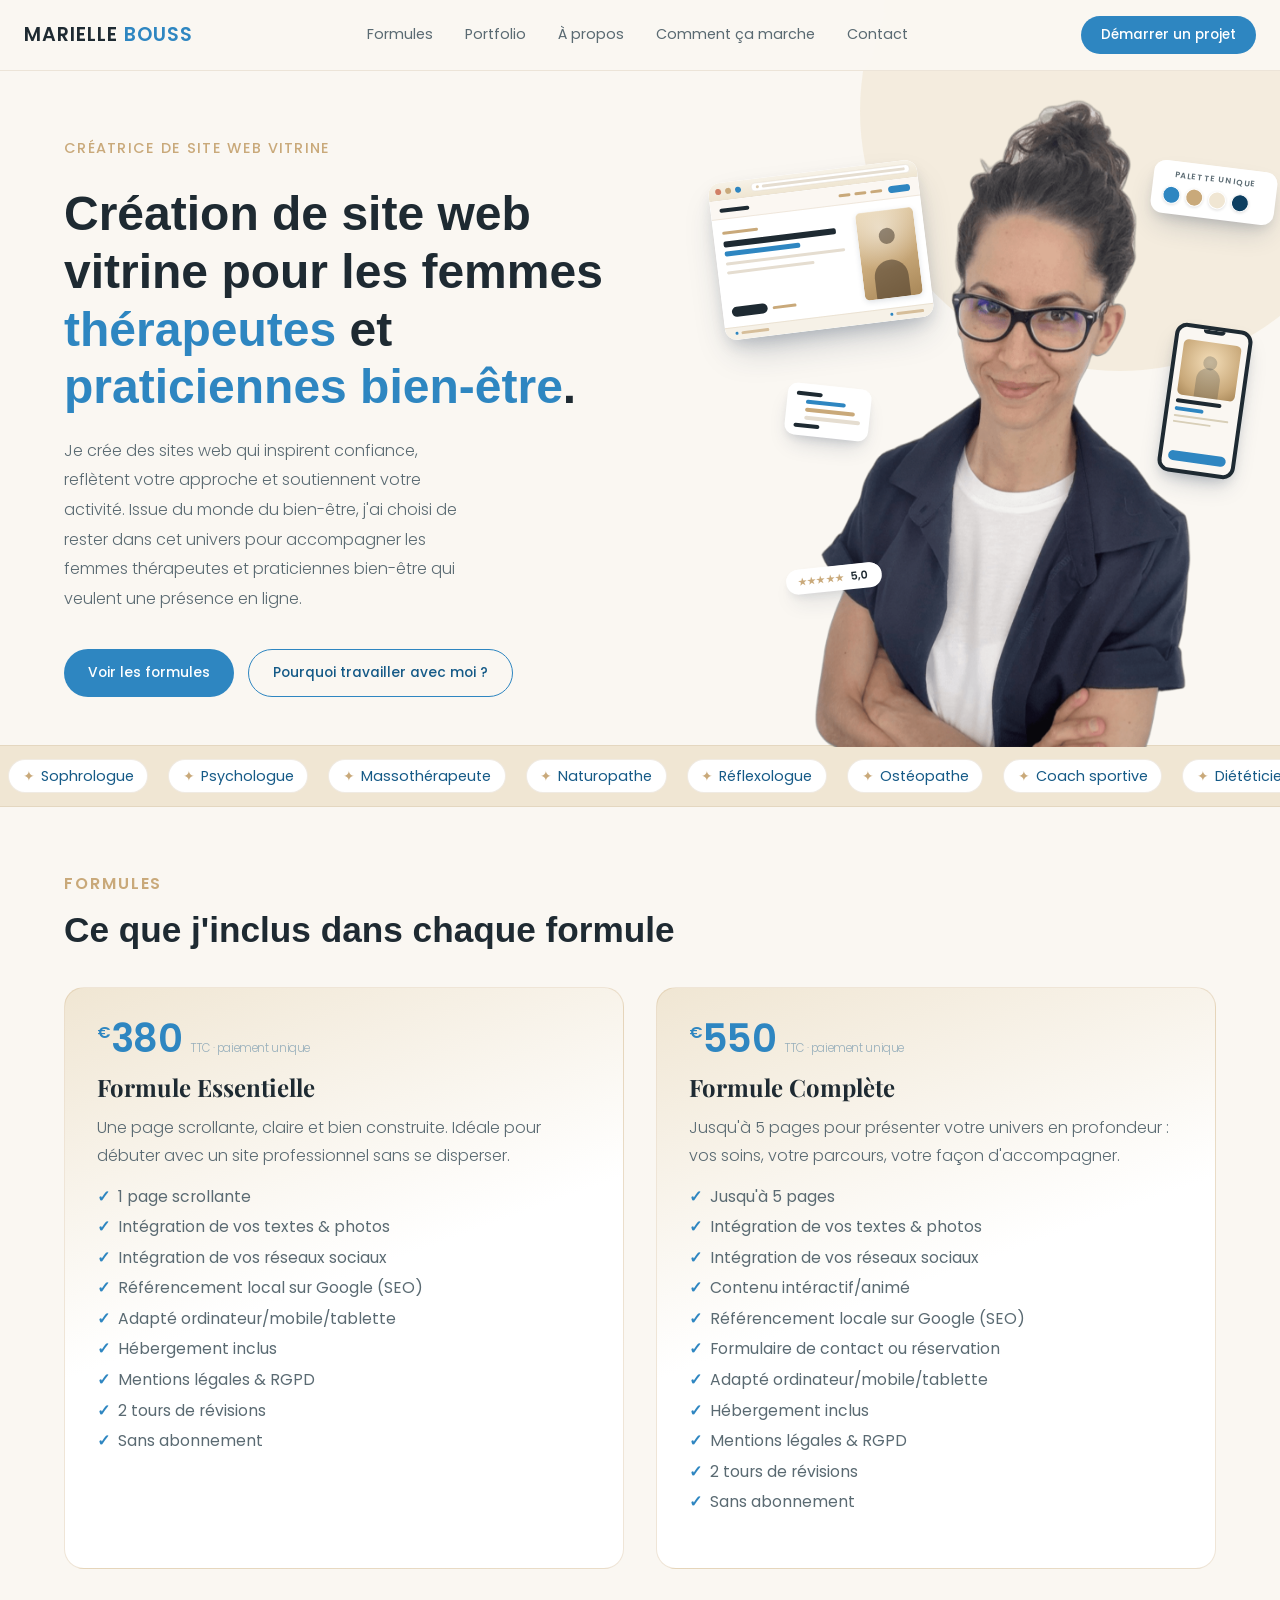
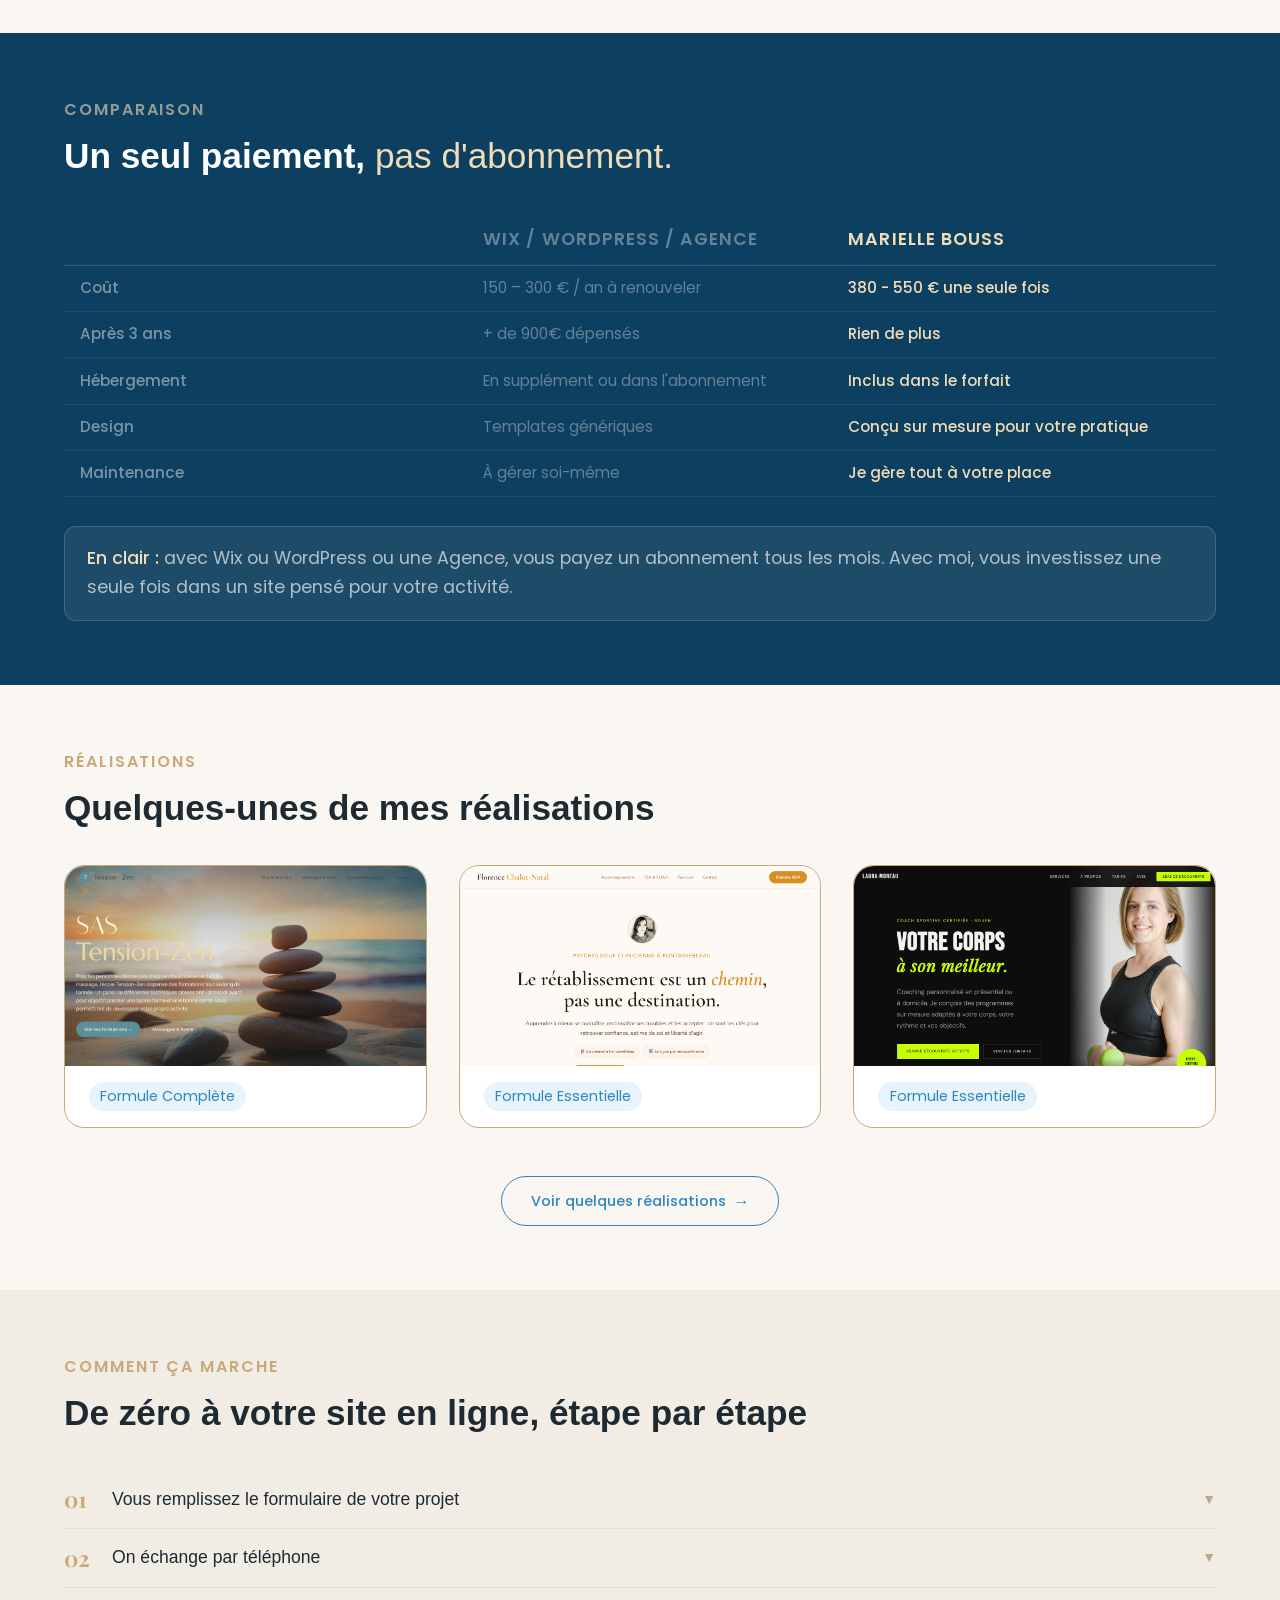
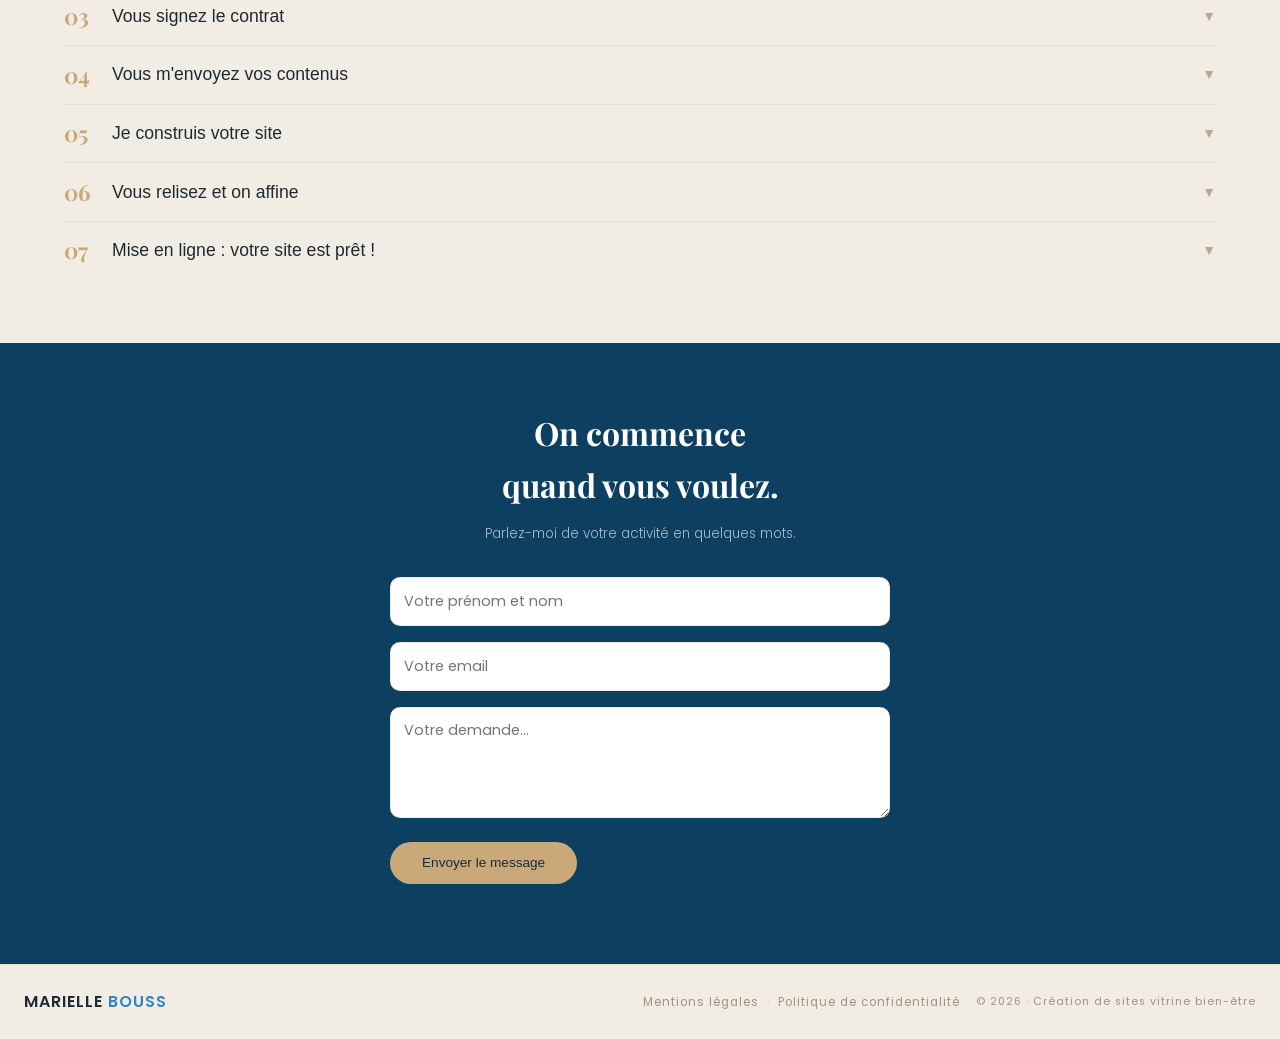
<file: index.html>
<!-- index.html - Page d'accueil -->
<!DOCTYPE html>
<html lang="fr">
<head>
    <meta charset="UTF-8">
    <meta name="viewport" content="width=device-width, initial-scale=1.0, viewport-fit=cover">
    
    <link rel="sitemap" type="application/xml" title="Sitemap" href="/sitemap.xml">
    
    <!-- Favicon -->
    <link rel="icon" type="image/png" href="/favicon.png">
    
    <!-- SEO Meta Tags -->
    <title>Marielle Bouss | Création de site web pour thérapeutes et praticiennes bien-être</title>
    <meta name="description" content="Créatrice de sites web vitrine sur mesure pour thérapeutes et praticiennes bien-être. Sans abonnement, hébergement inclus.">
    <meta name="keywords" content="création site web thérapeute, création site bien-être, création site coach, site vitrine bien-être, création site massothérapeute, site psychologue, création site naturopathe">
    <meta name="author" content="Marielle Bouss">
    <meta name="robots" content="index, follow">
    <meta name="language" content="French">
    
    <!-- Open Graph / Facebook -->
    <meta property="og:type" content="website">
    <meta property="og:url" content="https://mariellebouss.fr/">
    <meta property="og:title" content="Marielle Bouss | Créatrice de sites web pour thérapeutes et praticiennes bien-être">
    <meta property="og:description" content="Des sites web sur mesure pour les thérapeutes et praticiennes bien-être.">
    <meta property="og:locale" content="fr_FR">
    <meta property="og:site_name" content="Marielle Bouss">
    <meta property="og:image" content="https://mariellebouss.fr/logoreseau.jpg">
    <meta property="og:image:width" content="1200">
    <meta property="og:image:height" content="630">
    <meta property="og:image:alt" content="Marielle Bouss, créatrice de sites web vitrine pour thérapeutes et praticiennes bien-etre.">
    
    <!-- Twitter -->
    <meta property="twitter:card" content="summary_large_image">
    <meta property="twitter:url" content="https://mariellebouss.fr/">
    <meta property="twitter:title" content="Marielle Bouss | Créatrice de sites web pour thérapeutes">
    <meta property="twitter:description" content="Des sites web sur mesure pour les thérapeutes et praticiennes bien-être.">
    <meta name="twitter:image" content="https://mariellebouss.fr/logoreseau.jpg">
    
    <!-- Canonical URL -->
    <link rel="canonical" href="https://mariellebouss.fr/">
    
    <!-- Structured Data / Schema.org -->
    <script type="application/ld+json">
   {
    "@context": "https://schema.org",
    "@type": "ProfessionalService",
    "name": "Marielle Bouss",
    "description": "Créatrice de sites web vitrine pour thérapeutes et praticiennes bien-être",
    "url": "https://mariellebouss.fr",
    "email": "marielle.bouss@outlook.fr",
    "priceRange": "€380-€500",
    "serviceType": "Création de sites web vitrine",
    "areaServed": "France",
    "image": "https://mariellebouss.fr/logoreseau.jpg"
    },
    "address": {
          "@type": "PostalAddress",
          "addressLocality": "Fontainebleau",
          "postalCode": "77300",
          "addressCountry": "FR"
              }
   }
    </script>
    
    <style>
        @import url('https://fonts.googleapis.com/css2?family=Playfair+Display:wght@400;500;700&family=Poppins:wght@300;400;500;600;700&display=swap');

        /* ─── Reset ──────────────────────────────────────────────────────── */
        *, *::before, *::after { box-sizing: border-box; margin: 0; padding: 0; }

        /* ─── Variables ──────────────────────────────────────────────────── */
        :root {
            --blue:        #2E86C1;
            --blue-mid:    #1F6FA3;
            --blue-dark:   #155A87;
            --blue-deep:   #0D3F61;
            --blue-pale:   #E8F4FB;
            --cream:       #FAF7F2;
            --cream2:      #F2EDE4;
            --cream3:      #E5DDD0;
            --sand:        #C9A97A;
            --sand-light:  #F0E6D3;
            --white:       #FFFFFF;
            --ink:         #1E2A32;
            --muted:       #5A6A72;
            --soft:        #96AEBB;
            --border:      rgba(46, 134, 193, 0.15);
            --border-warm: rgba(180, 155, 115, 0.2);
        }

        /* ─── Base ───────────────────────────────────────────────────────── */
        html { scroll-behavior: smooth; overflow-x: hidden; }

        body {
            overflow-x: hidden;
            font-family: 'Poppins', sans-serif;
            background: var(--cream);
            color: var(--ink);
            line-height: 1.6;
        }

        .container { max-width: 1200px; margin: 0 auto; padding: 0 1.5rem; }

        /* ─── Navigation ─────────────────────────────────────────────────── */
        .nav {
            display: flex;
            justify-content: space-between;
            align-items: center;
            padding: 1rem 1.5rem;
            border-bottom: 1px solid var(--border-warm);
            background: rgba(250, 247, 242, 0.97);
            backdrop-filter: blur(10px);
            max-width: 1400px;
            margin: 0 auto;
            position: relative;
            z-index: 1000;
        }

        .nav-logo { 
            font-size: 1.2rem; 
            font-weight: 600; 
            letter-spacing: 1px; 
            color: var(--ink);
            text-decoration: none;
        }
        .nav-logo span { color: var(--blue); }

        .nav-links { display: flex; gap: 2rem; font-size: 0.9rem; font-weight: 400; align-items: center; }

        .nav-links a { text-decoration: none; color: var(--muted); transition: color 0.2s; }
        .nav-links a:hover, .nav-links a.active { color: var(--blue); font-weight: 500; }

        .nav-cta {
            background: var(--blue);
            color: #fff;
            font-size: 0.85rem;
            font-weight: 500;
            padding: 0.5rem 1.25rem;
            border-radius: 99px;
            border: none;
            cursor: pointer;
            transition: background 0.2s;
            text-decoration: none;
            display: inline-block;
        }

        .nav-cta:hover { background: var(--blue-dark); }

        /* ─── Hamburger mobile ───────────────────────────────────────────── */
        .nav-hamburger {
            display: none;
            flex-direction: column;
            gap: 5px;
            cursor: pointer;
            background: none;
            border: none;
            padding: 4px;
            z-index: 1002;
        }

        .nav-hamburger span { display: block; width: 24px; height: 2px; background: var(--ink); border-radius: 2px; transition: all 0.3s; }

        /* ─── Menu mobile overlay ────────────────────────────────────────── */
        .mobile-menu-overlay {
            position: fixed;
            top: 0; right: 0;
            width: 70%;
            max-width: 300px;
            height: 100%;
            background: rgba(250, 247, 242, 0.98);
            backdrop-filter: blur(12px);
            z-index: 2000;
            display: flex;
            flex-direction: column;
            justify-content: center;
            align-items: center;
            transform: translateX(100%);
            opacity: 0;
            visibility: hidden;
            transition: transform 0.3s ease, opacity 0.3s ease, visibility 0.3s;
        }

        .mobile-menu-overlay.open { transform: translateX(0); opacity: 1; visibility: visible; }

        .mobile-menu-close {
            position: absolute;
            top: 1.5rem; right: 1.5rem;
            background: none;
            border: none;
            cursor: pointer;
            width: 32px; height: 32px;
            display: flex;
            align-items: center;
            justify-content: center;
            z-index: 2001;
        }

        .mobile-menu-close span               { position: relative; width: 24px; height: 2px; background: var(--ink); display: block; }
        .mobile-menu-close span:first-child   { transform: rotate(45deg); }
        .mobile-menu-close span:last-child    { transform: rotate(-45deg); position: absolute; }

        .mobile-menu-links {
            display: flex;
            flex-direction: column;
            gap: 1.2rem;
            text-align: center;
            padding: 2rem;
            width: 100%;
        }

        .mobile-menu-links a {
            font-size: 1.2rem;
            font-weight: 400;
            color: var(--ink);
            text-decoration: none;
            transition: color 0.2s;
            padding: 0.5rem;
            text-align: center;
        }

        .mobile-menu-links a:hover { color: var(--blue); }

        .mobile-menu-cta {
            background: var(--blue);
            color: #fff !important;
            font-size: 1rem;
            font-weight: 500;
            padding: 0.8rem 1rem;
            border-radius: 99px;
            cursor: pointer;
            transition: background 0.2s;
            text-decoration: none;
            display: block;
            text-align: center;
            margin-top: 1rem;
            width: 100%;
        }

        .mobile-menu-cta:hover { background: var(--blue-dark); color: #fff !important; }

        /* ─── Hero ───────────────────────────────────────────────────────── */
        .hero {
            padding: 4rem 1.5rem 0;
            background: var(--cream);
            position: relative;
            overflow: visible;
        }

        .hero::before {
            content: '';
            position: absolute;
            width: 520px; height: 520px;
            border-radius: 50%;
            background: var(--sand-light);
            top: -220px; right: -100px;
            pointer-events: none;
            z-index: 0;
            opacity: 0.6;
        }

        .hero .container { max-width: 1200px; position: relative; z-index: 1; display: flex; align-items: flex-end; gap: 2rem; }

        .hero-text { flex: 1; padding-bottom: 3rem; }

        .hero-tag {
            display: inline-flex;
            align-items: center;
            gap: 10px;
            font-size: 0.9rem;
            font-weight: 500;
            color: var(--sand);
            letter-spacing: 0.09em;
            text-transform: uppercase;
            margin-bottom: 1.6rem;
        }

        .hero h1 {
            font-family: 'Arial', sans-serif;
            font-size: clamp(1.9rem, 4vw, 3rem);
            font-weight: 700;
            line-height: 1.2;
            max-width: 560px;
            margin-bottom: 1.25rem;
            color: var(--ink);
        }

        .hero h1 em { font-style: normal; color: var(--blue); font-weight: 600; }

        .hero-sub {
            font-size: 1rem;
            color: var(--muted);
            max-width: 420px;
            line-height: 1.85;
            font-weight: 300;
            margin-bottom: 2.2rem;
        }

        .hero-actions { display: flex; gap: 0.9rem; flex-wrap: wrap; }

        /* Hero — colonne photo */
        .hero-photo-col {
            flex: 0 0 420px;
            position: relative;
            display: flex;
            justify-content: center;
            align-items: flex-end;
            margin-bottom: -1px;
        }

        .hero-visual {
            position: relative;
            width: 420px;
            height: 560px;
        }

        .hv-backdrop {
            display: none;
        }

        /* Animation flottante — mouvement doux indépendant par élément */
        @keyframes hvFloat {
            0%, 100% { transform: var(--hv-rest); }
            50%      { transform: var(--hv-peak); }
        }
        @media (prefers-reduced-motion: reduce) {
            .hv-browser, .hv-phone, .hv-palette, .hv-code, .hv-rating, .hv-tag {
                animation: none !important;
            }
        }

        .hv-browser {
            position: absolute;
            top: -15px;
            left: -80px;
            width: 210px;
            height: 158px;
            background: #FFFFFF;
            border-radius: 12px;
            box-shadow:
                inset 0 1px 0 rgba(255,255,255,0.9),
                0 18px 36px -10px rgba(30, 50, 80, 0.28),
                0 8px 16px -4px rgba(30, 50, 80, 0.18);
            --hv-rest: rotate(-7deg) translateY(0);
            --hv-peak: rotate(-6deg) translateY(-18px);
            animation: hvFloat 6.5s ease-in-out infinite;
            transform: var(--hv-rest);
            overflow: hidden;
            z-index: 5;
        }
        .hv-browser .bw-bar {
            height: 18px;
            background: linear-gradient(180deg, #F7F2E8 0%, #EFE6D2 100%);
            border-bottom: 1px solid rgba(180, 155, 115, 0.18);
            display: flex;
            align-items: center;
            padding: 0 7px;
            gap: 4px;
        }
        .hv-browser .bw-bar .dot {
            width: 6px; height: 6px;
            border-radius: 50%;
            background: #E5DDD0;
            flex-shrink: 0;
        }
        .hv-browser .bw-bar .dot:nth-child(1) { background: #D17F65; }
        .hv-browser .bw-bar .dot:nth-child(2) { background: #C9A97A; }
        .hv-browser .bw-bar .dot:nth-child(3) { background: #2E86C1; }
        .hv-browser .bw-bar .bw-url {
            flex: 1;
            height: 9px;
            background: #FFFFFF;
            border-radius: 4px;
            margin-left: 6px;
            border: 1px solid rgba(180, 155, 115, 0.2);
            display: flex;
            align-items: center;
            padding: 0 4px;
        }
        .hv-browser .bw-bar .bw-url::before {
            content: '';
            width: 3px;
            height: 3px;
            border-radius: 50%;
            background: #C9A97A;
            margin-right: 3px;
            opacity: 0.6;
        }
        .hv-browser .bw-bar .bw-url::after {
            content: '';
            flex: 1;
            height: 2.5px;
            background: #E5DDD0;
            border-radius: 1.5px;
        }
        .hv-browser .bw-body {
            height: calc(100% - 18px);
            display: flex;
            flex-direction: column;
            background: #FFFFFF;
            overflow: hidden;
        }
        /* Mini-nav du site vitrine — barres abstraites */
        .hv-browser .bw-mininav {
            display: flex;
            align-items: center;
            justify-content: space-between;
            padding: 6px 9px 5px;
            background: rgba(251, 247, 241, 0.9);
            border-bottom: 0.5px solid rgba(180, 155, 115, 0.18);
        }
        .hv-browser .bw-mn-logo {
            width: 30px;
            height: 4px;
            background: #1E2A32;
            border-radius: 2px;
        }
        .hv-browser .bw-mn-links {
            display: flex;
            gap: 4px;
            align-items: center;
        }
        .hv-browser .bw-mn-links span {
            width: 12px;
            height: 3px;
            background: #C9A97A;
            border-radius: 1.5px;
        }
        .hv-browser .bw-mn-cta {
            width: 22px;
            height: 7px;
            background: #2E86C1;
            border-radius: 99px;
            margin-left: 2px;
        }
        /* Hero du site vitrine — abstrait */
        .hv-browser .bw-hero {
            flex: 1;
            display: flex;
            gap: 8px;
            align-items: stretch;
            padding: 10px 9px 10px;
            position: relative;
        }
        .hv-browser .bw-hero-text {
            flex: 1.1;
            display: flex;
            flex-direction: column;
            gap: 4px;
            padding-top: 2px;
            position: relative;
            z-index: 1;
            min-width: 0;
        }
        .hv-browser .bw-eyebrow {
            width: 36px;
            height: 3px;
            background: #C9A97A;
            border-radius: 1.5px;
            margin-bottom: 3px;
        }
        .hv-browser .bw-headline {
            height: 5.5px;
            background: #1E2A32;
            border-radius: 2px;
            width: 90%;
        }
        .hv-browser .bw-headline.short {
            width: 60%;
            background: #2E86C1;
        }
        .hv-browser .bw-sub {
            height: 3px;
            background: #E5DDD0;
            border-radius: 1.5px;
            width: 95%;
            margin-top: 2px;
        }
        .hv-browser .bw-sub.shorter {
            width: 70%;
        }
        .hv-browser .bw-cta-row {
            display: flex;
            gap: 5px;
            margin-top: auto;
            align-items: center;
        }
        .hv-browser .bw-btn {
            width: 36px;
            height: 10px;
            background: #1E2A32;
            border-radius: 99px;
        }
        .hv-browser .bw-btn-ghost {
            width: 24px;
            height: 3px;
            background: #C9A97A;
            border-radius: 1.5px;
        }
        .hv-browser .bw-hero-img {
            flex: 0 0 58px;
            position: relative;
            z-index: 1;
            border-radius: 5px;
            background:
                radial-gradient(120% 80% at 40% 20%, rgba(255,255,255,0.45) 0%, rgba(255,255,255,0) 60%),
                linear-gradient(160deg, #E8D4B0 0%, #C9A97A 55%, #A88758 100%);
            box-shadow:
                inset 0 0.5px 0 rgba(255,255,255,0.4),
                0 2px 6px -1px rgba(30, 50, 80, 0.18);
            overflow: hidden;
        }
        .hv-browser .bw-hero-img::before {
            content: '';
            position: absolute;
            top: 20%;
            left: 50%;
            transform: translateX(-50%);
            width: 16px;
            height: 16px;
            border-radius: 50%;
            background: #3a2e22;
            opacity: 0.5;
        }
        .hv-browser .bw-hero-img::after {
            content: '';
            position: absolute;
            bottom: 0;
            left: 50%;
            transform: translateX(-50%);
            width: 34px;
            height: 38px;
            border-radius: 17px 17px 0 0;
            background: #3a2e22;
            opacity: 0.5;
        }
        /* Bandeau bas — abstrait */
        .hv-browser .bw-trust {
            display: flex;
            align-items: center;
            justify-content: space-between;
            padding: 4px 10px 5px;
            border-top: 0.5px solid rgba(180, 155, 115, 0.18);
            background: rgba(232, 220, 195, 0.4);
            gap: 8px;
        }
        .hv-browser .bw-trust span {
            display: inline-flex;
            align-items: center;
            gap: 3px;
        }
        .hv-browser .bw-trust span::before {
            content: '';
            width: 3px; height: 3px;
            border-radius: 50%;
            background: #2E86C1;
            flex-shrink: 0;
        }
        .hv-browser .bw-trust span::after {
            content: '';
            width: 28px;
            height: 3px;
            background: #C9A97A;
            border-radius: 1.5px;
            opacity: 0.7;
        }

        .hv-phone {
            position: absolute;
            bottom: 270px;
            right: -28px;
            width: 78px;
            height: 150px;
            background: #1E2A32;
            border-radius: 12px;
            padding: 4px;
            box-shadow:
                0 12px 24px -8px rgba(30, 50, 80, 0.28),
                0 6px 12px -4px rgba(30, 50, 80, 0.18);
            --hv-rest: rotate(8deg) translateY(0);
            --hv-peak: rotate(9deg) translateY(-16px);
            animation: hvFloat 7.2s ease-in-out infinite 0.6s;
            transform: var(--hv-rest);
            z-index: 7;
        }
        .hv-phone .ph-screen {
            width: 100%;
            height: 100%;
            background: #FAF7F2;
            border-radius: 8px;
            overflow: hidden;
            display: flex;
            flex-direction: column;
            padding: 8px 6px;
            gap: 4px;
            position: relative;
        }
        .hv-phone .ph-notch {
            position: absolute;
            top: 0;
            left: 50%;
            transform: translateX(-50%);
            width: 22px;
            height: 4px;
            background: #1E2A32;
            border-radius: 0 0 4px 4px;
        }
        .hv-phone .ph-hero-img {
            width: 100%;
            height: 56px;
            border-radius: 5px;
            background: radial-gradient(circle at 50% 35%, #F3DDB8 0%, #C9A97A 70%, #A88758 100%);
            margin-top: 4px;
            position: relative;
            overflow: hidden;
        }
        .hv-phone .ph-hero-img::before {
            content: '';
            position: absolute;
            top: 25%; left: 50%;
            transform: translateX(-50%);
            width: 14px; height: 14px;
            border-radius: 50%;
            background: rgba(30,42,50,0.22);
        }
        .hv-phone .ph-hero-img::after {
            content: '';
            position: absolute;
            top: calc(25% + 12px); left: 50%;
            transform: translateX(-50%);
            width: 24px; height: 34px;
            border-radius: 12px 12px 0 0;
            background: rgba(30,42,50,0.22);
        }
        .hv-phone .ph-row {
            height: 4px;
            background: #1E2A32;
            border-radius: 2px;
            width: 80%;
        }
        .hv-phone .ph-row.short { width: 50%; background: #2E86C1; }
        .hv-phone .ph-line {
            height: 2px;
            background: #D8CFB8;
            border-radius: 1px;
            width: 95%;
        }
        .hv-phone .ph-line.shorter { width: 65%; }
        .hv-phone .ph-btn {
            margin-top: auto;
            height: 10px;
            background: #2E86C1;
            border-radius: 5px;
            width: 100%;
        }

        .hv-badge .bd-icon {
            width: 28px; height: 28px;
            border-radius: 8px;
            background: linear-gradient(135deg, #2E86C1 0%, #155A87 100%);
            display: flex;
            align-items: center;
            justify-content: center;
            flex-shrink: 0;
        }
        .hv-badge .bd-icon svg { width: 16px; height: 16px; }
        .hv-badge .bd-text {
            display: flex;
            flex-direction: column;
            gap: 3px;
        }
        .hv-badge .bd-title {
            font-family: 'Poppins', sans-serif;
            font-size: 9px;
            font-weight: 600;
            color: var(--ink);
            line-height: 1;
            letter-spacing: 0.02em;
        }
        .hv-badge .bd-sub {
            font-family: 'Poppins', sans-serif;
            font-size: 7px;
            font-weight: 400;
            color: var(--muted);
            line-height: 1;
            letter-spacing: 0.04em;
            text-transform: uppercase;
        }

        /* Carte palette de couleurs*/
        .hv-palette {
            position: absolute;
            top: -20px;
            right: -60px;
            width: 124px;
            background: #FFFFFF;
            border-radius: 12px;
            padding: 10px 11px;
            box-shadow:
                inset 0 1px 0 rgba(255,255,255,0.9),
                0 14px 28px -8px rgba(30, 50, 80, 0.24),
                0 6px 12px -4px rgba(30, 50, 80, 0.16);
            --hv-rest: rotate(7deg) translateY(0);
            --hv-peak: rotate(6deg) translateY(-17px);
            animation: hvFloat 7.8s ease-in-out infinite 1.2s;
            transform: var(--hv-rest);
            z-index: 6;
            display: flex;
            flex-direction: column;
            gap: 7px;
        }
        .hv-palette .pl-label {
            font-family: 'Poppins', sans-serif;
            font-size: 8px;
            font-weight: 600;
            color: var(--muted);
            letter-spacing: 0.08em;
            text-transform: uppercase;
            line-height: 1;
        }
        .hv-palette .pl-swatches {
            display: flex;
            gap: 5px;
            align-items: center;
        }
        .hv-palette .pl-swatches span {
            width: 18px;
            height: 18px;
            border-radius: 50%;
            border: 1.5px solid #FFFFFF;
            box-shadow: 0 1px 3px rgba(0,0,0,0.12);
        }
        .hv-palette .pl-swatches span:nth-child(1) { background: #2E86C1; }
        .hv-palette .pl-swatches span:nth-child(2) { background: #C9A97A; }
        .hv-palette .pl-swatches span:nth-child(3) { background: #F0E6D3; }
        .hv-palette .pl-swatches span:nth-child(4) { background: #0D3F61; }

        /* Pill ★ note témoignage */
        .hv-rating {
            position: absolute;
            top: 380px;
            left: -10px;
            background: #FFFFFF;
            border-radius: 99px;
            padding: 7px 13px 7px 11px;
            display: flex;
            align-items: center;
            gap: 6px;
            box-shadow:
                inset 0 1px 0 rgba(255,255,255,0.9),
                0 12px 22px -8px rgba(30, 50, 80, 0.22),
                0 5px 10px -4px rgba(30, 50, 80, 0.14);
            --hv-rest: rotate(-6deg) translateY(0);
            --hv-peak: rotate(-5deg) translateY(-15px);
            animation: hvFloat 6.8s ease-in-out infinite 1.8s;
            transform: var(--hv-rest);
            z-index: 7;
        }
        .hv-rating .rt-stars {
            display: flex;
            gap: 1px;
            color: #C9A97A;
            font-size: 11px;
            line-height: 1;
            letter-spacing: -0.5px;
        }
        .hv-rating .rt-score {
            font-family: 'Poppins', sans-serif;
            font-size: 11px;
            font-weight: 600;
            color: var(--ink);
            line-height: 1;
        }

        .hv-tag::before {
            content: '';
            width: 6px;
            height: 6px;
            border-radius: 50%;
            background: #F0DCB8;
            box-shadow: 0 0 8px #F0DCB8;
        }

        /* Carte d'écriture/code (top milieu — évoque le code/wordpress) */
        .hv-code {
            position: absolute;
            top: 200px;
            left: -10px;
            width: 84px;
            background: #FFFFFF;
            border-radius: 10px;
            padding: 8px 9px;
            box-shadow:
                inset 0 1px 0 rgba(255,255,255,0.9),
                0 12px 22px -8px rgba(30, 50, 80, 0.22),
                0 5px 10px -4px rgba(30, 50, 80, 0.14);
            --hv-rest: rotate(6deg) translateY(0);
            --hv-peak: rotate(7deg) translateY(-16px);
            animation: hvFloat 7.4s ease-in-out infinite 2.4s;
            transform: var(--hv-rest);
            z-index: 6;
            display: flex;
            flex-direction: column;
            gap: 4px;
        }
        .hv-code .cd-row {
            height: 4px;
            border-radius: 2px;
            background: #E5DDD0;
        }
        .hv-code .cd-row.indent { margin-left: 10px; }
        .hv-code .cd-row.blue { background: #2E86C1; width: 60%; }
        .hv-code .cd-row.sand { background: #C9A97A; width: 75%; }
        .hv-code .cd-row.dark { background: #1E2A32; width: 40%; }

        /* Photo principale (sans cadre, PNG transparent) */
        .hv-photo {
            position: absolute;
            bottom: -1px;
            left: 50%;
            transform: translateX(-50%);
            width: 340px;
            height: auto;
            object-fit: contain;
            object-position: bottom center;
            z-index: 6;
        }

        /* Boutons */
        .btn-primary {
            background: var(--blue);
            font-family: 'Poppins', sans-serif;
            color: #fff;
            font-weight: 500;
            font-size: 0.86rem;
            padding: 0.78rem 1.5rem;
            border-radius: 99px;
            border: none;
            cursor: pointer;
            transition: background 0.2s;
        }

        .btn-primary:hover { background: var(--blue-dark); }

        .btn-ghost {
            background: transparent;
            color: var(--blue-dark);
            font-size: 0.86rem;
            font-weight: 500;
            padding: 0.78rem 1.5rem;
            border-radius: 99px;
            border: 1.5px solid var(--blue);
            cursor: pointer;
            transition: all 0.2s;
            text-decoration: none;
            display: inline-flex;
            align-items: center;
            justify-content: center;
        }

        .btn-ghost:hover { background: var(--blue-pale); }

        /* ─── Bande défilante ────────────────────────────────────────────── */
        .marquee-container {
            background: var(--sand-light);
            padding: 0.8rem 0;
            border-top: 1px solid var(--border-warm);
            border-bottom: 1px solid var(--border-warm);
            overflow: hidden;
            white-space: nowrap;
        }

        .marquee-content { display: inline-block; animation: scrollText 25s linear infinite; }

        .marquee-content span {
            display: inline-flex;
            align-items: center;
            gap: 6px;
            background: var(--white);
            border: 1px solid var(--border-warm);
            border-radius: 99px;
            padding: 0.28rem 0.85rem;
            font-size: 0.9rem;
            color: var(--blue-dark);
            font-weight: 400;
            margin: 0 0.5rem;
        }

        .marquee-content span::before { content: '✦'; font-size: 0.9rem; color: var(--sand); }

        @keyframes scrollText { from { transform: translateX(0); } to { transform: translateX(-50%); } }

        /* ─── Sections ───────────────────────────────────────────────────── */
        .section { padding: 4rem 0; }

        .section-eyebrow {
            font-size: 1rem;
            font-weight: 600;
            letter-spacing: 0.12em;
            text-transform: uppercase;
            color: var(--sand);
            display: flex;
            align-items: center;
            gap: 8px;
            margin-bottom: 0.7rem;
        }

        .section-title {
            font-family: 'Arial', sans-serif;
            font-size: 2.2rem;
            font-weight: 700;
            color: var(--ink);
            margin-bottom: 2.2rem;
            line-height: 1.25;
        }

        .section-title em { font-style: normal; font-weight: 400; color: var(--blue); }

        /* ─── Formules ───────────────────────────────────────────────────── */
        .cards { display: grid; grid-template-columns: repeat(auto-fit, minmax(300px, 1fr)); gap: 2rem; }

        .card { background: var(--white); border: 1px solid var(--border-warm); border-radius: 20px; padding: 2rem; }

        .card.warm-blue {
            background: linear-gradient(160deg, var(--sand-light) 0%, var(--white) 50%);
            border-color: rgba(201, 169, 122, 0.3);
        }

        .card-price { font-size: 2.4rem; font-weight: 600; color: var(--blue); letter-spacing: -0.01em; line-height: 1; }
        .card-price sup   { font-size: 1rem; vertical-align: super; }
        .card-price small { font-size: 0.72rem; font-weight: 300; color: var(--soft); }

        .card-name { font-family: 'Playfair Display', serif; font-size: 1.5rem; font-weight: 700; margin: 0.6rem 0 0.5rem; color: var(--ink); }

        .card-desc { font-size: 1rem; color: var(--muted); line-height: 1.7; margin-bottom: 1rem; font-weight: 300; }

        .card-list { list-style: none; display: flex; flex-direction: column; gap: 7px; margin-bottom: 1.4rem; }

        .card-list li {
            font-size: 0.98rem;
            color: var(--muted);
            display: flex;
            align-items: flex-start;
            gap: 8px;
            line-height: 1.5;
        }

        .card-list li::before { content: '✓'; color: var(--blue); flex-shrink: 0; font-weight: 600; }

        /* ─── Portfolio (aperçus) ───────────────────────────────────────── */
        .portfolio-grid {
            display: grid;
            grid-template-columns: repeat(auto-fill, minmax(320px, 1fr));
            gap: 2rem;
            margin-top: 2rem;
        }

        .portfolio-item {
            background: var(--white);
            border-radius: 20px;
            border: 1px solid var(--sand);
            cursor: pointer;
            transition: transform 0.3s, box-shadow 0.3s;
            text-decoration: none;
            display: block;
        }

        .portfolio-item:hover { transform: translateY(-5px); box-shadow: 0 10px 30px rgba(0, 0, 0, 0.1); }

        .portfolio-preview { height: 200px; overflow: hidden; border-radius: 20px 20px 0 0; }

        .portfolio-preview img {
            width: 100%;
            height: auto;
            display: block;
            transform: translateY(0);
            transition: transform 10s cubic-bezier(0.45, 0.46, 0.45, 0.94);
        }

        .portfolio-item:hover .portfolio-preview img { transform: translateY(calc(-100% + 200px)); }

        .portfolio-info { padding: 1rem 1.5rem; }

        .portfolio-tags { display: flex; flex-wrap: wrap; gap: 0.5rem; }

        .portfolio-tag { background: var(--blue-pale); padding: 0.2rem 0.7rem; border-radius: 99px; font-size: 0.9rem; color: var(--blue); }

        /* Bouton Voir plus */
        .portfolio-more {
            text-align: center;
            margin-top: 3rem;
        }

        .btn-portfolio {
            background: transparent;
            color: var(--blue);
            font-size: 0.9rem;
            font-weight: 500;
            padding: 0.7rem 1.8rem;
            border-radius: 99px;
            border: 1.5px solid var(--blue);
            cursor: pointer;
            transition: all 0.2s;
            text-decoration: none;
            display: inline-flex;
            align-items: center;
            gap: 8px;
        }

        .btn-portfolio:hover {
            background: var(--blue-pale);
            transform: translateY(-2px);
        }

        .btn-portfolio::after {
            content: '→';
            font-size: 1rem;
            transition: transform 0.2s;
        }

        .btn-portfolio:hover::after {
            transform: translateX(3px);
        }

        /* ─── Comparaison ────────────────────────────────────────────────── */
        .compare { background: var(--blue-deep); padding: 4rem 0; }

        .compare .section-eyebrow { color: rgba(240, 220, 184, 0.6); }
        .compare .section-title   { color: #fff; }
        .compare .section-title em { color: #F0DCB8; }

        .compare-table { width: 100%; border-collapse: collapse; margin-top: 2rem; }

        .compare-table th {
            color: #F0DCB8;
            font-size: 1.1rem;
            font-weight: 600;
            letter-spacing: 0.06em;
            text-transform: uppercase;
            padding: 0.75rem 1rem;
            text-align: left;
            border-bottom: 1px solid rgba(255, 255, 255, 0.15);
        }

        .compare-table th.other-col { color: rgba(255, 255, 255, 0.35); }

        .compare-table td {
            font-size: 0.95rem;
            padding: 0.7rem 1rem;
            border-bottom: 1px solid rgba(255, 255, 255, 0.07);
            vertical-align: top;
            line-height: 1.5;
        }

        .compare-table td.row-label { color: rgba(255, 255, 255, 0.45); font-size: 0.95rem; font-weight: 500; width: 35%; }
        .compare-table td.me-val    { color: #fff; font-weight: 500; }
        .compare-table td.me-val .good { color: #F0DCB8; }
        .compare-table td.other-val { color: rgba(255, 255, 255, 0.35); }

        .compare-note {
            margin-top: 1.8rem;
            background: rgba(240, 220, 184, 0.08);
            border: 1px solid rgba(240, 220, 184, 0.2);
            border-radius: 12px;
            padding: 1.1rem 1.4rem;
            font-size: 1.1rem;
            color: rgba(255, 255, 255, 0.65);
            line-height: 1.65;
        }

        .compare-note strong { color: #F0DCB8; font-weight: 500; }

        /* ─── Process (accordéon) ────────────────────────────────────────── */
        .process { padding: 4rem 0; background: var(--cream2); }

        .steps { display: flex; flex-direction: column; margin-top: 0.5rem; }

        .step { border-bottom: 1px solid var(--border-warm); }
        .step:last-child { border-bottom: none; }

        .step-header {
            display: flex;
            align-items: center;
            gap: 1rem;
            padding: 1.1rem 0;
            cursor: pointer;
            background: none;
            border: none;
            width: 100%;
            text-align: left;
            font-family: 'Poppins', sans-serif;
        }

        .step-header:hover .step-title { color: var(--blue); }

        .step-num   { font-family: 'Playfair Display', serif; font-size: 1.4rem; font-weight: 700; color: var(--sand); line-height: 1; min-width: 2rem; flex-shrink: 0; }
        .step-title { font-family: 'Arial', sans-serif; font-size: 1.1rem; font-weight: 500; color: var(--ink); flex: 1; }
        .step-icon  { font-size: 14px; color: #BBA88A; transition: transform 0.25s; flex-shrink: 0; }
        .step-icon.open { transform: rotate(180deg); }

        .step-body { overflow: hidden; max-height: 0; transition: max-height 0.3s ease; }
        .step-body.open { max-height: 200px; }

        .step-desc { font-size: 1rem; color: var(--muted); line-height: 1.75; font-weight: 300; padding: 0 0 1.1rem 3rem; }

        /* ─── Contact ────────────────────────────────────────────────────── */
        .cta-section { padding: 4rem 0; text-align: center; background: var(--blue-deep); }

        .cta-section h2 { font-family: 'Playfair Display', serif; font-size: 2rem; font-weight: 700; color: #fff; margin-bottom: 0.75rem; }

        .cta-section p { font-size: 0.84rem; color: rgba(255, 255, 255, 0.65); max-width: 360px; margin: 0 auto 2rem; font-weight: 300; line-height: 1.75; }

        .btn-cta {
            background: var(--sand);
            color: var(--ink);
            font-weight: 500;
            font-size: 0.85rem;
            padding: 0.85rem 2rem;
            border-radius: 99px;
            border: none;
            cursor: pointer;
            transition: background 0.2s;
            text-decoration: none;
            display: inline-block;
        }

        .btn-cta:hover { background: var(--cream3); }

        .contact-form { max-width: 500px; margin: 0 auto; text-align: left; }

        .form-group { margin-bottom: 1rem; }

        .form-group input,
        .form-group textarea {
            width: 100%;
            padding: 0.8rem;
            border-radius: 10px;
            border: 1px solid var(--border-warm);
            background: var(--white);
            font-family: inherit;
            font-size: 0.9rem;
        }

        .form-group input:focus,
        .form-group textarea:focus { outline: none; border-color: var(--blue); }

        /* ─── Footer ─────────────────────────────────────────────────────── */
        .footer {
            padding: 1.5rem;
            border-top: 1px solid var(--border-warm);
            display: flex;
            justify-content: space-between;
            align-items: center;
            background: var(--cream2);
            flex-wrap: wrap;
            letter-spacing: 1px;
            gap: 1rem;
        }

        .footer-logo      { font-size: 1rem; font-weight: 600; color: var(--ink); text-decoration: none; }
        .footer-logo span { color: var(--blue); }
        .footer-copy      { font-size: 0.68rem; color: #A8907A; }

        /* ─── Responsive ─────────────────────────────────────────────────── */
        @media (max-width: 1000px) {
            .hero-photo-col { flex: 0 0 360px; }
            .hero-visual { width: 360px; height: 500px; transform: scale(0.88); transform-origin: bottom right; }
            .hero h1 { font-size: 2rem; }
        }

        @media (max-width: 768px) {
            .container     { padding: 0 1rem; }
            .nav           { padding: 0.8rem 1rem; flex-wrap: wrap; gap: 1rem; }
            .nav-hamburger { display: flex; }
            .nav-links     { display: none !important; }
            .nav-cta       { display: none; }

            .hero          { padding: 2rem 1rem 0; }
            .hero .container { flex-direction: column; gap: 1.5rem; align-items: center; }
            .hero h1       { font-size: 1.8rem; }
            .hero-text     { padding-bottom: 0; }
            .hero-photo-col  { flex: unset; width: 100%; max-width: 320px; justify-content: center;  margin-top: 2.5rem; margin-bottom: -1px; }
            .hero-visual { width: 380px; height: 420px; transform: scale(0.70); transform-origin: bottom center; }

            /* ── Repositionnement éléments flottants sur mobile ── */

            /* Phone : plus sur la droite */
            .hv-phone {
                bottom: 280px;
                right: -50px;
                z-index: 5;
            }

            /* Photo : passe devant le phone */
            .hv-photo { z-index: 6; }

            /* Code : plus sur la gauche */
            .hv-code {
                left: -60px;
                top: 180px;
                width: 100px;
            }

            /* Palette : cachée sur mobile */
            .hv-palette { display: none; }

            /* Browser : plus haut */
            .hv-browser {
                top: -60px;
            }

            /* Rating : remonté sur la photo, côté gauche */
            .hv-rating {
                top: 300px;
                left: -10px;
            }

            .cards           { grid-template-columns: 1fr; gap: 1.5rem; }
            .portfolio-grid  { grid-template-columns: 1fr; }
            .section-title   { font-size: 1.6rem; }

            .step-body.open  { max-height: 300px; }
            .step-desc       { padding-left: 2rem; }

            .compare-table th,
            .compare-table td  { padding: 0.5rem; }
            .compare-table th  { font-size: 0.86rem; }
            .compare-table td.row-label { font-size: 0.88rem; }
            .compare-table td.other-val,
            .compare-table td.me-val    { font-size: 0.86rem; }
            .compare-note  { font-size: 1rem; padding: 0.8rem 1rem; line-height: 1.5; }
        }

        @media (max-width: 480px) {
            .hero-actions { flex-direction: column; align-items: stretch; }
            .btn-primary, .btn-ghost { text-align: center; justify-content: center; width: 100%; }
            .step-body.open { max-height: 400px; }
        }
    </style>
</head>
<body>

    <!-- ── Navigation ───────────────────────────────────────────────── -->
    <nav class="nav">
        <a href="/" class="nav-logo">MARIELLE <span>BOUSS</span></a>
        <div class="nav-links">
            <a href="#services">Formules</a>
            <a href="/portfolio">Portfolio</a>
            <a href="/a-propos">À propos</a>
            <a href="#process">Comment ça marche</a>
            <a href="#contact">Contact</a>
        </div>
        <button class="nav-hamburger" id="hamburgerBtn" aria-label="Menu">
            <span></span><span></span><span></span>
        </button>
        <a href="#contact" class="nav-cta">Démarrer un projet</a>
    </nav>

    <!-- ── Menu mobile ──────────────────────────────────────────────── -->
    <div class="mobile-menu-overlay" id="mobileMenu">
        <button class="mobile-menu-close" id="closeMenuBtn" aria-label="Fermer">
            <span></span><span></span>
        </button>
        <div class="mobile-menu-links">
            <a href="#services" class="mobile-link">Formules</a>
            <a href="/portfolio" class="mobile-link">Portfolio</a>
            <a href="/a-propos" class="mobile-link">À propos</a>
            <a href="#process" class="mobile-link">Comment ça marche</a>
            <a href="#contact" class="mobile-link">Contact</a>
            <a href="#contact" class="mobile-menu-cta">Démarrer un projet</a>
        </div>
    </div>

    <!-- ── Hero ─────────────────────────────────────────────────────── -->
    <section class="hero">
        <div class="container">
            <div class="hero-text">
                <div class="hero-tag">Créatrice de site web vitrine</div>
                <h1>Création de site web vitrine pour les femmes <em>thérapeutes</em> et <em>praticiennes bien-être</em>.</h1>
                <p class="hero-sub">Je crée des sites web qui inspirent confiance, reflètent votre approche et soutiennent votre activité. Issue du monde du bien-être, j'ai choisi de rester dans cet univers pour accompagner les femmes thérapeutes et praticiennes bien-être qui veulent une présence en ligne.</p>
                <div class="hero-actions">
                    <button class="btn-primary" onclick="document.getElementById('services').scrollIntoView({behavior:'smooth'})">Voir les formules</button>
                    <a href="/a-propos" class="btn-ghost">Pourquoi travailler avec moi ?</a>
                </div>
            </div>

            <div class="hero-photo-col">
                <div class="hero-visual">

                    <!-- Backdrop organique subtil -->
                    <div class="hv-backdrop"></div>

                    <!-- Maquette navigateur : aperçu abstrait de site vitrine -->
                    <div class="hv-browser" aria-hidden="true">
                        <div class="bw-bar">
                            <span class="dot"></span>
                            <span class="dot"></span>
                            <span class="dot"></span>
                            <div class="bw-url"></div>
                        </div>
                        <div class="bw-body">
                            <div class="bw-mininav">
                                <div class="bw-mn-logo"></div>
                                <div class="bw-mn-links">
                                    <span></span>
                                    <span></span>
                                    <span></span>
                                    <div class="bw-mn-cta"></div>
                                </div>
                            </div>
                            <div class="bw-hero">
                                <div class="bw-hero-text">
                                    <div class="bw-eyebrow"></div>
                                    <div class="bw-headline"></div>
                                    <div class="bw-headline short"></div>
                                    <div class="bw-sub"></div>
                                    <div class="bw-sub shorter"></div>
                                    <div class="bw-cta-row">
                                        <div class="bw-btn"></div>
                                        <div class="bw-btn-ghost"></div>
                                    </div>
                                </div>
                                <div class="bw-hero-img"></div>
                            </div>
                            <div class="bw-trust">
                                <span></span>
                                <span></span>
                            </div>
                        </div>
                    </div>

                    <!-- Maquette mobile : même site, version responsive -->
                    <div class="hv-phone" aria-hidden="true" style="width: 78px; border-radius: 12px">
                        <div class="ph-screen">
                            <div class="ph-notch"></div>
                            <div class="ph-hero-img"></div>
                            <div class="ph-row"></div>
                            <div class="ph-row short"></div>
                            <div class="ph-line"></div>
                            <div class="ph-line shorter"></div>
                            <div class="ph-btn"></div>
                        </div>
                    </div>

                    <!-- Carte palette de couleurs (haut droite) -->
                    <div class="hv-palette" aria-hidden="true">
                        <div class="pl-label" style="text-align: center">Palette unique</div>
                        <div class="pl-swatches">
                            <span></span><span></span><span></span><span></span>
                        </div>
                    </div>

                    <!-- Carte code/maquette (mid droite, sous palette) -->
                    <div class="hv-code" aria-hidden="true">
                        <div class="cd-row dark"></div>
                        <div class="cd-row indent blue"></div>
                        <div class="cd-row indent sand"></div>
                        <div class="cd-row indent"></div>
                        <div class="cd-row dark"></div>
                    </div>

                    <!-- Pill avis 5★ (gauche, milieu) -->
                    <div class="hv-rating" aria-hidden="true">
                        <span class="rt-stars">★★★★★</span>
                        <span class="rt-score">5,0</span>
                    </div>

                    <!-- Photo principale -->
                    <img class="hv-photo" src="marielle-bouss1.webp" alt="Créatrice de site web pour thérapeutes et praticienne bien-etre"
                         style="width: 400px">

                </div>
            </div>
        </div>
    </section>

    <!-- ── Bande défilante ──────────────────────────────────────────── -->
    <div class="marquee-container">
        <div class="marquee-content">
            <span>Sophrologue</span>
            <span>Psychologue</span>
            <span>Massothérapeute</span>
            <span>Naturopathe</span>
            <span>Réflexologue</span>
            <span>Ostéopathe</span>
            <span>Coach sportive</span>
            <span>Diététicienne</span>
            <span>Nutritioniste</span>
            <span>Hypnothérapeute</span>
            <span>Coach bien-être</span>
            <span>Psychothérapeute</span>
            <span>Énergéticienne</span>
            <span>Indépendante</span>
            <span>Sophrologue</span>
            <span>Psychologue</span>
            <span>Massothérapeute</span>
            <span>Naturopathe</span>
            <span>Réflexologue</span>
            <span>Ostéopathe</span>
            <span>Coach sportive</span>
            <span>Diététicienne</span>
            <span>Nutritioniste</span>
            <span>Hypnothérapeute</span>
            <span>Coach bien-être</span>
            <span>Psychothérapeute</span>
            <span>Énergéticienne</span>
            <span>Indépendante</span>
        </div>
    </div>

    <!-- ── Formules ──────────────────────────────────────────────────── -->
    <section id="services" class="section">
        <div class="container">
            <div class="section-eyebrow">Formules</div>
            <h2 class="section-title">Ce que j'inclus dans chaque formule</h2>
            <div class="cards">
                <div class="card warm-blue">
                    <div class="card-price"><sup>€</sup>380 <small>TTC · paiement unique</small></div>
                    <h3 class="card-name">Formule Essentielle</h3>
                    <div class="card-desc">Une page scrollante, claire et bien construite. Idéale pour débuter avec un site professionnel sans se disperser.</div>
                    <ul class="card-list">
                        <li>1 page scrollante</li>
                        <li>Intégration de vos textes & photos</li>
                        <li>Intégration de vos réseaux sociaux</li>
                        <li>Référencement local sur Google (SEO) </li>
                        <li>Adapté ordinateur/mobile/tablette</li>
                        <li>Hébergement inclus</li>
                        <li>Mentions légales & RGPD</li>
                        <li>2 tours de révisions</li>
                        <li>Sans abonnement</li>
                    </ul>
                </div>
                <div class="card warm-blue">
                    <div class="card-price"><sup>€</sup>550 <small>TTC · paiement unique</small></div>
                    <h3 class="card-name">Formule Complète</h3>
                    <div class="card-desc">Jusqu'à 5 pages pour présenter votre univers en profondeur : vos soins, votre parcours, votre façon d'accompagner.</div>
                    <ul class="card-list">
                        <li>Jusqu'à 5 pages</li>
                        <li>Intégration de vos textes & photos</li>
                        <li>Intégration de vos réseaux sociaux</li>
                        <li>Contenu intéractif/animé</li>
                        <li>Référencement locale sur Google (SEO)</li>
                        <li>Formulaire de contact ou réservation</li>
                        <li>Adapté ordinateur/mobile/tablette</li>
                        <li>Hébergement inclus</li>
                        <li>Mentions légales & RGPD</li>
                        <li>2 tours de révisions</li>
                        <li>Sans abonnement</li>
                    </ul>
                </div>
            </div>
        </div>
    </section>

    <!-- ── Comparaison ───────────────────────────────────────────────── -->
    <section class="compare">
        <div class="container">
            <div class="section-eyebrow">Comparaison</div>
            <h2 class="section-title">Un seul paiement, <em>pas d'abonnement.</em></h2>
            <table class="compare-table">
                <thead>
                    <tr>
                        <th style="color:rgba(255,255,255,0.3);width:35%;"></th>
                        <th class="other-col">Wix / WordPress / Agence</th>
                        <th class="me-col">Marielle Bouss</th>
                    </tr>
                </thead>
                <tbody>
                    <tr><td class="row-label">Coût</td><td class="other-val">150 – 300 € / an à renouveler</td><td class="me-val"><span class="good">380 - 550 € une seule fois</span></td></tr>
                    <tr><td class="row-label">Après 3 ans</td><td class="other-val">+ de 900€ dépensés</td><td class="me-val"><span class="good">Rien de plus</span></td></tr>
                    <tr><td class="row-label">Hébergement</td><td class="other-val">En supplément ou dans l'abonnement</td><td class="me-val"><span class="good">Inclus dans le forfait</span></td></tr>
                    <tr><td class="row-label">Design</td><td class="other-val">Templates génériques</td><td class="me-val"><span class="good">Conçu sur mesure pour votre pratique</span></td></tr>
                    <tr><td class="row-label">Maintenance</td><td class="other-val">À gérer soi-même</td><td class="me-val"><span class="good">Je gère tout à votre place</span></td></tr>
                </tbody>
             </table>
            <div class="compare-note">
                <strong>En clair :</strong> avec Wix ou WordPress ou une Agence, vous payez un abonnement tous les mois. Avec moi, vous investissez une seule fois dans un site pensé pour votre activité.
            </div>
        </div>
    </section>

    <!-- ── Réalisations (aperçus) ────────────────────────────────────── -->
    <section class="section" style="background: var(--cream);">
        <div class="container">
            <div class="section-eyebrow">Réalisations</div>
            <h2 class="section-title">Quelques-unes de mes réalisations</h2>
            <div class="portfolio-grid">
                <a href="/portfolio" class="portfolio-item">
                    <div class="portfolio-preview">
                        <img src="portfolio/tensionzen1.webp" alt="Site vitrine pour ecole de massage - aperçu">
                    </div>
                    <div class="portfolio-info">
                        <div class="portfolio-tags">
                            <span class="portfolio-tag">Formule Complète</span>
                        </div>
                    </div>
                </a>
                <a href="/portfolio" class="portfolio-item">
                    <div class="portfolio-preview">
                        <img src="portfolio/fchalutnatal1.webp" alt="Site vitrine pour psychologue - aperçu">
                    </div>
                    <div class="portfolio-info">
                        <div class="portfolio-tags">
                            <span class="portfolio-tag">Formule Essentielle</span>
                        </div>
                    </div>
                </a>
                <a href="/portfolio" class="portfolio-item">
                    <div class="portfolio-preview">
                        <img src="portfolio/coachsportive1.webp" alt="Site vitrine pour coach sportive - aperçu">
                    </div>
                    <div class="portfolio-info">
                        <div class="portfolio-tags">
                            <span class="portfolio-tag">Formule Essentielle</span>
                        </div>
                    </div>
                </a>
            </div>
            <div class="portfolio-more">
                <a href="/portfolio" class="btn-portfolio">Voir quelques réalisations</a>
            </div>
        </div>
    </section>

    <!-- ── Comment ça marche (accordéon) ────────────────────────────── -->
    <section id="process" class="process">
        <div class="container">
            <div class="section-eyebrow">Comment ça marche</div>
            <h2 class="section-title">De zéro à votre site en ligne, étape par étape</h2>
            <div class="steps" id="steps"></div>
        </div>
    </section>

    <!-- ── Contact ──────────────────────────────────────────────────── -->
    <section id="contact" class="cta-section">
        <div class="container">
            <h2>On commence<br>quand vous voulez.</h2>
            <p>Parlez-moi de votre activité en quelques mots.</p>
            <form class="contact-form" id="contactForm">
                <div class="form-group">
                    <input type="text" name="name" placeholder="Votre prénom et nom" required>
                </div>
                <div class="form-group">
                    <input type="email" name="email" placeholder="Votre email" required>
                </div>
                <div class="form-group">
                    <textarea name="message" rows="4" placeholder="Votre demande..." required></textarea>
                </div>
                <button type="submit" id="submitBtn" class="btn-cta" style="cursor:pointer;">Envoyer le message</button>
                <div id="formMessage" style="margin-top:1rem;text-align:center;font-size:0.9rem;"></div>
            </form>
        </div>
    </section>

    <!-- ── Footer ───────────────────────────────────────────────────── -->
    <footer class="footer">
        <a href="/" class="footer-logo">MARIELLE <span>BOUSS</span></a>
        <div style="display:flex;align-items:center;gap:1rem;flex-wrap:wrap;">
            <div style="display:flex;gap:0.5rem;align-items:center;font-size:0.72rem;">
                <a href="/mentions-legales" style="color:#A8907A;text-decoration:none;">Mentions légales</a>
                <span style="color:var(--soft);">·</span>
                <a href="/politique-confidentialite" style="color:#A8907A;text-decoration:none;">Politique de confidentialité</a>
            </div>
            <div class="footer-copy">© 2026 · Création de sites vitrine bien-être</div>
        </div>
    </footer>

    <script>
        // Steps data for accordion
        const stepsData = [
            { num: '01', title: 'Vous remplissez le formulaire de votre projet', desc: 'Après m\'avoir contacté, je vous envoie un questionnaire simple à compléter chez vous, à votre rythme. Il me permet de comprendre votre activité, votre clientèle, vos envies.' },
            { num: '02', title: 'On échange par téléphone', desc: 'Un appel d\'environ 30 minutes pour affiner ensemble ce que vous souhaitez, répondre à vos questions et valider la formule choisie.' },
            { num: '03', title: 'Vous signez le contrat', desc: 'Je vous envoie le contrat par mail. Vous me le retournez signé et réglez l\'accompte : c\'est ce qui lance officiellement la création.' },
            { num: '04', title: 'Vous m\'envoyez vos contenus', desc: 'Textes, photos, logo : vous m\'envoyez tout ce dont j\'ai besoin. Je vous guide si besoin.' },
            { num: '05', title: 'Je construis votre site', desc: 'Je crée votre site sur mesure en 10 jours ouvrés. Design, intégration, SEO... je m\'occupe de tout.' },
            { num: '06', title: 'Vous relisez et on affine', desc: 'Deux tours de révisions sont inclus pour que le résultat vous ressemble vraiment.' },
            { num: '07', title: 'Mise en ligne : votre site est prêt !', desc: 'Après règlement du solde, je mets votre site en ligne. Il est visible, opérationnel, et hébergé par mes soins.' }
        ];

        // Build steps accordion
        const stepsContainer = document.getElementById('steps');
        if (stepsContainer) {
            stepsData.forEach((step, index) => {
                const stepDiv = document.createElement('div');
                stepDiv.className = 'step';
                stepDiv.innerHTML = `
                    <button class="step-header" onclick="window.toggleStep(${index})">
                        <span class="step-num">${step.num}</span>
                        <span class="step-title">${step.title}</span>
                        <span class="step-icon" id="icon-${index}">▼</span>
                    </button>
                    <div class="step-body" id="body-${index}">
                        <p class="step-desc">${step.desc}</p>
                    </div>
                `;
                stepsContainer.appendChild(stepDiv);
            });
        }

        window.toggleStep = function(index) {
            const body = document.getElementById(`body-${index}`);
            const icon = document.getElementById(`icon-${index}`);
            if (body && icon) {
                const isOpen = body.classList.contains('open');
                body.classList.toggle('open', !isOpen);
                icon.classList.toggle('open', !isOpen);
            }
        };

        // Mobile menu
        const hamburgerBtn = document.getElementById('hamburgerBtn');
        const mobileMenu = document.getElementById('mobileMenu');
        const closeMenuBtn = document.getElementById('closeMenuBtn');
        const mobileLinks = document.querySelectorAll('.mobile-link');

        function openMobileMenu() { mobileMenu.classList.add('open'); document.body.style.overflow = 'hidden'; }
        function closeMobileMenu() { mobileMenu.classList.remove('open'); document.body.style.overflow = ''; }

        if (hamburgerBtn && mobileMenu) {
            hamburgerBtn.addEventListener('click', openMobileMenu);
            if (closeMenuBtn) closeMenuBtn.addEventListener('click', closeMobileMenu);
            mobileLinks.forEach(link => {
                link.addEventListener('click', (e) => {
                    closeMobileMenu();
                    const hash = link.getAttribute('href');
                    if (hash && hash.startsWith('#')) {
                        e.preventDefault();
                        const target = document.getElementById(hash.substring(1));
                        if (target) target.scrollIntoView({ behavior: 'smooth' });
                    }
                });
            });
            mobileMenu.addEventListener('click', (e) => { if (e.target === mobileMenu) closeMobileMenu(); });
        }

        // Smooth scroll for CTAs
        document.querySelectorAll('.nav-cta, .btn-primary, .mobile-menu-cta').forEach(btn => {
            btn.addEventListener('click', (e) => {
                if (btn.classList.contains('mobile-menu-cta')) {
                    e.preventDefault();
                    closeMobileMenu();
                    setTimeout(() => {
                        const contact = document.getElementById('contact');
                        if (contact) contact.scrollIntoView({ behavior: 'smooth' });
                    }, 300);
                } else if (btn.classList.contains('btn-primary')) {
                    const services = document.getElementById('services');
                    if (services) services.scrollIntoView({ behavior: 'smooth' });
                } else if (btn.classList.contains('nav-cta')) {
                    e.preventDefault();
                    const contact = document.getElementById('contact');
                    if (contact) contact.scrollIntoView({ behavior: 'smooth' });
                }
            });
        });

        // Formspree contact form
        const contactForm = document.getElementById('contactForm');
        const formMessage = document.getElementById('formMessage');
        const submitBtn = document.getElementById('submitBtn');

        if (contactForm) {
            contactForm.addEventListener('submit', async (e) => {
                e.preventDefault();
                formMessage.innerHTML = '⏳ Envoi en cours...';
                formMessage.style.color = '#F0DCB8';
                submitBtn.disabled = true;
                submitBtn.style.opacity = '0.7';
                try {
                    const response = await fetch('https://formspree.io/f/xnjrqrbd', {
                        method: 'POST',
                        body: new FormData(contactForm),
                        headers: { 'Accept': 'application/json' }
                    });
                    if (response.ok) {
                        contactForm.reset();
                        submitBtn.style.display = 'none';
                        formMessage.innerHTML = '✅ Message envoyé ! Je vous recontacte rapidement.';
                        formMessage.style.color = '#F0DCB8';
                    } else {
                        formMessage.innerHTML = "❌ Une erreur s'est produite. Veuillez réessayer.";
                        formMessage.style.color = '#e07070';
                        submitBtn.disabled = false;
                        submitBtn.style.opacity = '1';
                    }
                } catch (err) {
                    formMessage.innerHTML = "❌ Impossible d'envoyer le message. Vérifiez votre connexion.";
                    formMessage.style.color = '#e07070';
                    submitBtn.disabled = false;
                    submitBtn.style.opacity = '1';
                }
            });
        }
    </script>
</body>
</html>
</file>
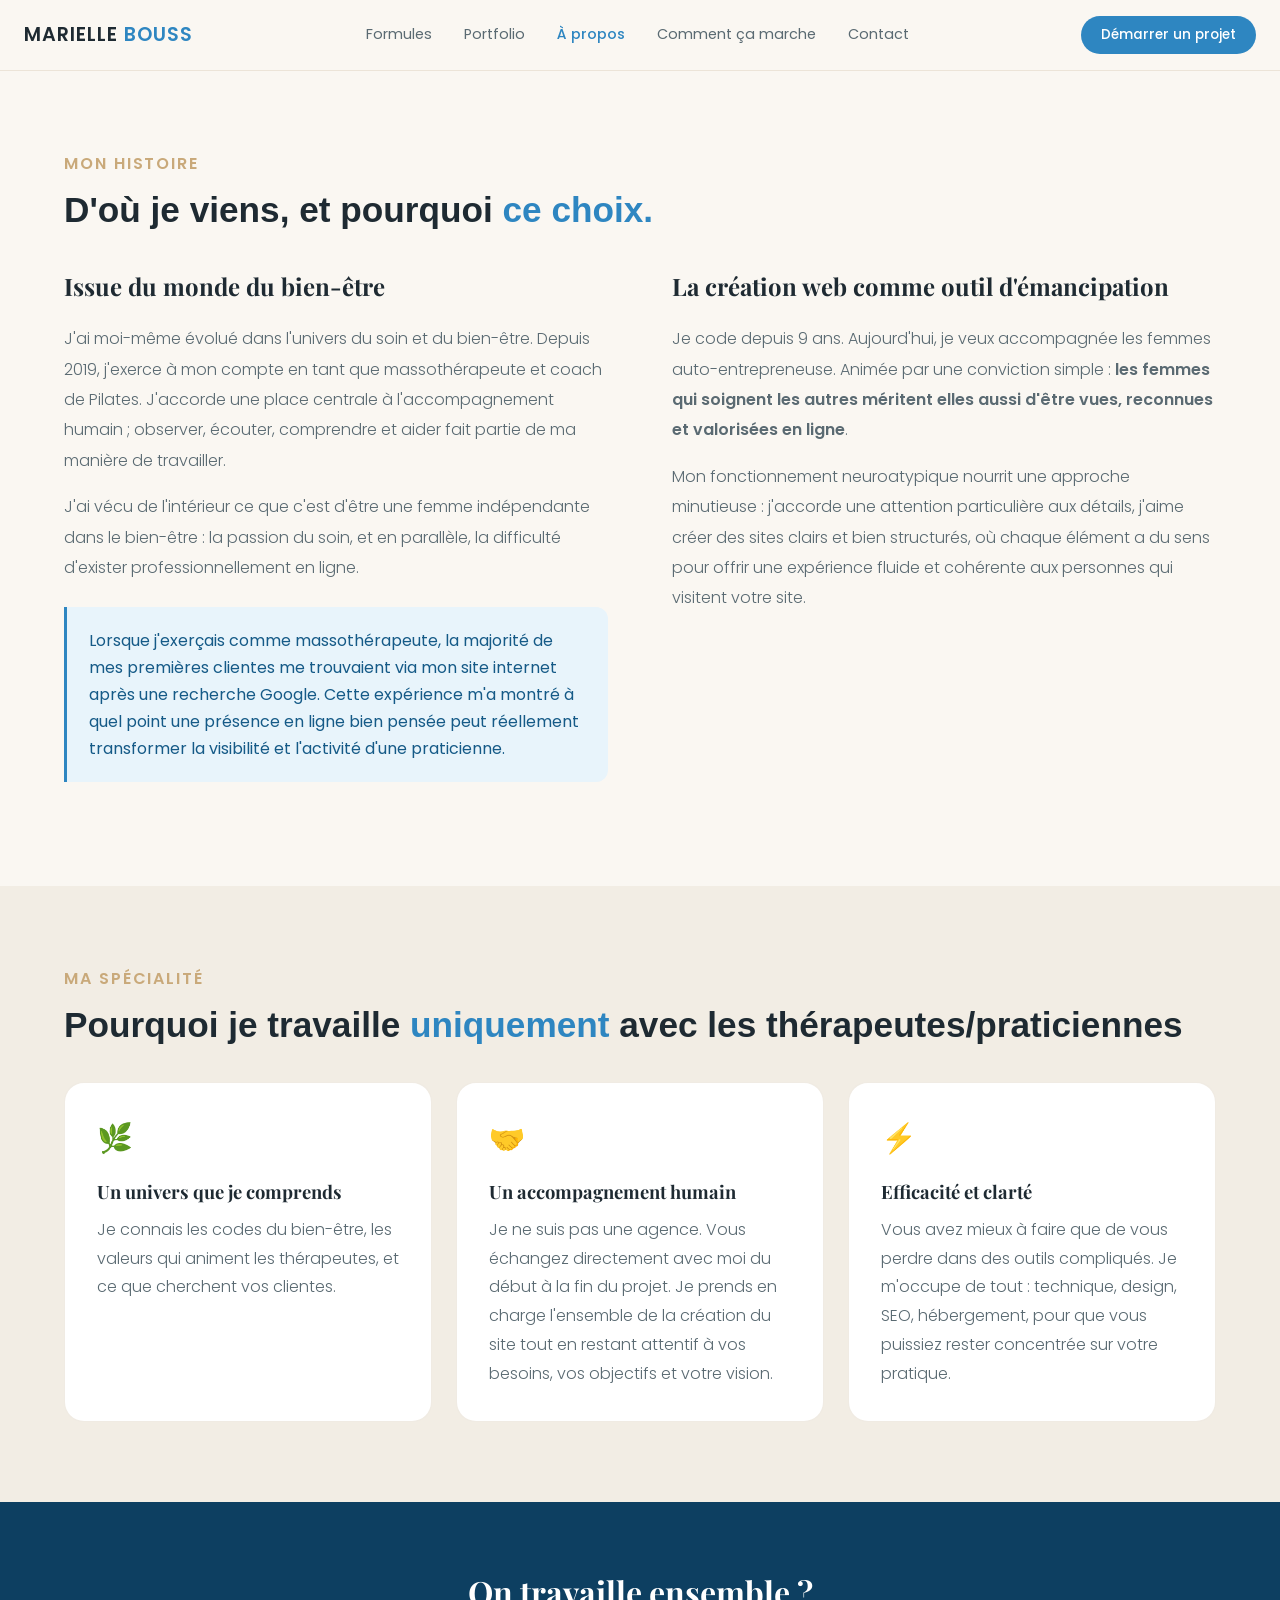
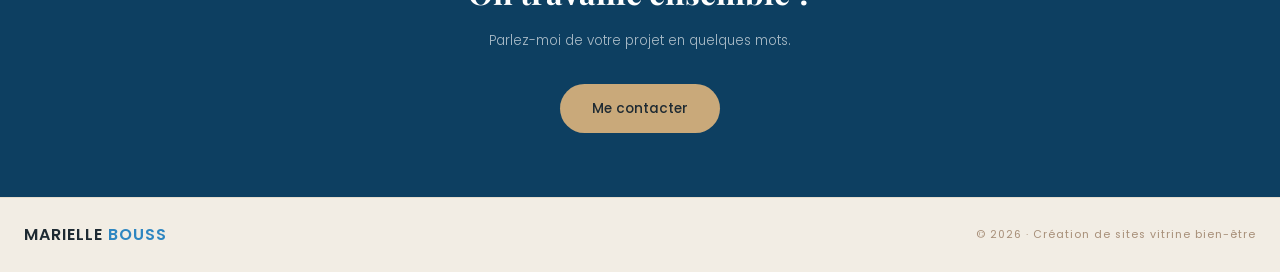
<file: a-propos.html>
<!-- a-propos.html - Page À propos -->
<!DOCTYPE html>
<html lang="fr">
<head>
    <meta charset="UTF-8">
    <meta name="viewport" content="width=device-width, initial-scale=1.0, viewport-fit=cover">
    
    <link rel="sitemap" type="application/xml" title="Sitemap" href="/sitemap.xml">
    
    <!-- Favicon -->
    <link rel="icon" type="image/x-icon" href="favicon.png">
    
    <!-- SEO Meta Tags -->
    <title>À propos | Marielle Bouss - Création de sites web pour thérapeutes</title>
    <meta name="description" content="Ancienne massothérapeute, je crée aujourd'hui des sites vitrine sur mesure pour les praticiennes bien-être. Découvrez mon parcours et mon accompagnement.">
    <meta name="keywords" content="Créatrice site web thérapeute">
    <meta name="robots" content="index, follow">
    
    <!-- Open Graph -->
    <meta property="og:type" content="website">
    <meta property="og:url" content="https://mariellebouss.fr/a-propos">
    <meta property="og:title" content="À propos | Marielle Bouss - Création de sites web pour thérapeutes">
    <meta property="og:description" content="Ancienne massothérapeute, je crée aujourd'hui des sites vitrine sur mesure pour les praticiennes bien-être.">
    
    <!-- Canonical -->
    <link rel="canonical" href="https://mariellebouss.fr/a-propos">
    
    <!-- Structured Data - Person -->
    <script type="application/ld+json">
    {
        "@context": "https://schema.org",
        "@type": "Person",
        "name": "Marielle Bouss",
        "jobTitle": "Créatrice de sites web",
        "description": "Spécialiste de la création de sites vitrine pour thérapeutes et praticiennes bien-être",
        "url": "https://mariellebouss.fr",
        "knowsAbout": ["Création de sites web", "SEO", "Design web", "Bien-être", "Thérapie"]
    }
    </script>
    
    <style>
        @import url('https://fonts.googleapis.com/css2?family=Playfair+Display:wght@400;500;700&family=Poppins:wght@300;400;500;600;700&display=swap');

        *, *::before, *::after { box-sizing: border-box; margin: 0; padding: 0; }

        :root {
            --blue:        #2E86C1;
            --blue-mid:    #1F6FA3;
            --blue-dark:   #155A87;
            --blue-deep:   #0D3F61;
            --blue-pale:   #E8F4FB;
            --cream:       #FAF7F2;
            --cream2:      #F2EDE4;
            --cream3:      #E5DDD0;
            --sand:        #C9A97A;
            --sand-light:  #F0E6D3;
            --white:       #FFFFFF;
            --ink:         #1E2A32;
            --muted:       #5A6A72;
            --soft:        #96AEBB;
            --border-warm: rgba(180, 155, 115, 0.2);
        }

        body {
            font-family: 'Poppins', sans-serif;
            background: var(--cream);
            color: var(--ink);
            line-height: 1.6;
        }

        .container { max-width: 1200px; margin: 0 auto; padding: 0 1.5rem; }

        /* Navigation */
        .nav {
            display: flex;
            justify-content: space-between;
            align-items: center;
            padding: 1rem 1.5rem;
            border-bottom: 1px solid var(--border-warm);
            background: rgba(250, 247, 242, 0.97);
            backdrop-filter: blur(10px);
            max-width: 1400px;
            margin: 0 auto;
            position: sticky;
        }

        .nav-logo      { font-size: 1.2rem; font-weight: 600; letter-spacing: 1px; color: var(--ink); text-decoration: none; }
        .nav-logo span { color: var(--blue); }

        .nav-links { display: flex; gap: 2rem; font-size: 0.9rem; font-weight: 400; }
        .nav-links a { text-decoration: none; color: var(--muted); transition: color 0.2s; }
        .nav-links a.active, .nav-links a:hover { color: var(--blue); font-weight: 500; }

        .nav-cta {
            background: var(--blue);
            color: #fff;
            font-size: 0.85rem;
            font-weight: 500;
            padding: 0.5rem 1.25rem;
            border-radius: 99px;
            border: none;
            cursor: pointer;
            transition: background 0.2s;
            text-decoration: none;
        }
        .nav-cta:hover { background: var(--blue-dark); }

        /* Hamburger */
        .nav-hamburger {
            display: none;
            flex-direction: column;
            gap: 5px;
            cursor: pointer;
            background: none;
            border: none;
            padding: 4px;
            z-index: 1002;
        }
        .nav-hamburger span { display: block; width: 24px; height: 2px; background: var(--ink); border-radius: 2px; }

        .mobile-menu-overlay {
            position: fixed;
            top: 0; right: 0;
            width: 60%;
            height: 100%;
            background: rgba(250, 247, 242, 0.98);
            backdrop-filter: blur(12px);
            z-index: 2000;
            display: flex;
            flex-direction: column;
            justify-content: center;
            align-items: center;
            transform: translateX(100%);
            opacity: 0;
            visibility: hidden;
            transition: transform 0.3s ease, opacity 0.3s ease, visibility 0.3s;
        }

        .mobile-menu-overlay.open { transform: translateX(0); opacity: 1; visibility: visible; }

        .mobile-menu-close {
            position: absolute;
            top: 1.5rem; right: 1.5rem;
            background: none;
            border: none;
            cursor: pointer;
            width: 32px; height: 32px;
            display: flex;
            align-items: center;
            justify-content: center;
            z-index: 2001;
        }

        .mobile-menu-close span { position: relative; width: 24px; height: 2px; background: var(--ink); display: block; }
        .mobile-menu-close span:first-child { transform: rotate(45deg); }
        .mobile-menu-close span:last-child { transform: rotate(-45deg); position: absolute; }

        .mobile-menu-links { display: flex; flex-direction: column; gap: 1.2rem; text-align: right; padding: 2rem; }
        .mobile-menu-links a {
            font-size: 1.2rem;
            font-weight: 400;
            color: var(--ink);
            text-decoration: none;
            transition: color 0.2s;
            padding: 0.5rem;
        }
        .mobile-menu-links a:hover { color: var(--blue); }

        /* Titres */
        .section-eyebrow {
            font-size: 1rem;
            font-weight: 600;
            letter-spacing: 0.12em;
            text-transform: uppercase;
            color: var(--sand);
            display: flex;
            align-items: center;
            gap: 8px;
            margin-bottom: 0.7rem;
        }

        .section-title {
            font-family: 'Arial', sans-serif;
            font-size: 2.2rem;
            font-weight: 700;
            color: var(--ink);
            margin-bottom: 2.2rem;
            line-height: 1.25;
        }

        .section-title em { font-style: normal; font-weight: 600; color: var(--blue); }

        /* Contact photo */
        .contact-photo {
            width: 320px;
            flex-shrink: 0;
            position: relative;
        }

        .contact-photo::before {
            content: '';
            position: absolute;
            top: 10px;
            left: 51%;
            transform: translateX(-50%);
            width: 220px;
            height: 300px;
            background: var(--sand-light);
            border-radius: 50%;
            z-index: 0;
        }

        .contact-photo img {
            width: 100%;
            height: auto;
            display: block;
            position: relative;
            z-index: 1;
        }

        /* Histoire */
        .histoire { padding: 5rem 0; background: var(--cream); }
        .histoire-grid { display: grid; grid-template-columns: 1fr 1fr; gap: 4rem; align-items: start; }
        .histoire-block h3 { font-family: 'Playfair Display', serif; font-size: 1.5rem; font-weight: 700; color: var(--ink); margin-bottom: 1.2rem; }
        .histoire-block p { font-size: 1rem; color: var(--muted); line-height: 1.9; font-weight: 300; margin-bottom: 1rem; }

        .histoire-highlight {
            background: var(--blue-pale);
            border-left: 3px solid var(--blue);
            border-radius: 0 12px 12px 0;
            padding: 1.2rem 1.4rem;
            margin: 1.5rem 0;
        }
        .histoire-highlight p { font-size: 1rem; color: var(--blue-dark); font-weight: 400; line-height: 1.7; margin: 0; }

        /* Pourquoi */
        .pourquoi { background: var(--cream2); padding: 5rem 0; }
        .pourquoi-cards { display: grid; grid-template-columns: repeat(auto-fit, minmax(280px, 1fr)); gap: 1.5rem; margin-top: 1rem; }
        .pourquoi-card { background: var(--white); border: 1px solid var(--border-warm); border-radius: 20px; padding: 2rem; }
        .pourquoi-icon { font-size: 1.8rem; margin-bottom: 1rem; display: block; }
        .pourquoi-card h4 { font-family: 'Playfair Display', serif; font-size: 1.15rem; font-weight: 700; color: var(--ink); margin-bottom: 0.6rem; }
        .pourquoi-card p { font-size: 1rem; color: var(--muted); line-height: 1.8; font-weight: 300; }

        /* CTA */
        .cta-section { padding: 4rem 0; text-align: center; background: var(--blue-deep); }
        .cta-section h2 { font-family: 'Playfair Display', serif; font-size: 2rem; font-weight: 700; color: #fff; margin-bottom: 0.75rem; }
        .cta-section p { font-size: 0.84rem; color: rgba(255, 255, 255, 0.65); max-width: 360px; margin: 0 auto 2rem; font-weight: 300; line-height: 1.75; }
        .btn-cta {
            background: var(--sand);
            color: var(--ink);
            font-weight: 500;
            font-size: 0.85rem;
            padding: 0.85rem 2rem;
            border-radius: 99px;
            border: none;
            cursor: pointer;
            transition: background 0.2s;
            text-decoration: none;
            display: inline-block;
        }
        .btn-cta:hover { background: var(--cream3); }

        /* Footer */
        .footer {
            padding: 1.5rem;
            border-top: 1px solid var(--border-warm);
            display: flex;
            justify-content: space-between;
            align-items: center;
            background: var(--cream2);
            flex-wrap: wrap;
            letter-spacing: 1px;
            gap: 1rem;
        }
        .footer-logo { font-size: 1rem; font-weight: 600; color: var(--ink); text-decoration: none; }
        .footer-logo span { color: var(--blue); }
        .footer-copy { font-size: 0.68rem; color: #A8907A; }

        @media (max-width: 768px) {
            .container { padding: 0 1rem; }
            .nav { padding: 0.8rem 1rem; }
            .nav-hamburger { display: flex; }
            .nav-links { display: none !important; }
            .nav-cta { display: none; }
            .histoire-grid { grid-template-columns: 1fr; gap: 2rem; }
            .section-title { font-size: 1.6rem; }
            .cta-contact-inner { flex-direction: column; align-items: center; text-align: center; }
            .contact-photo { width: 320px; }
            .contact-photo::before { top: 10px; left: 51%; width: 220px; height: 300px; }
            .cta-section div[style] { text-align: center !important; }
        }
    </style>
</head>
<body>

    <nav class="nav">
        <a href="/" class="nav-logo">MARIELLE <span>BOUSS</span></a>
        <div class="nav-links">
            <a href="/#services">Formules</a>
            <a href="/portfolio">Portfolio</a>
            <a href="/a-propos" class="active">À propos</a>
            <a href="/#process">Comment ça marche</a>
            <a href="/#contact">Contact</a>
        </div>
        <button class="nav-hamburger" id="hamburgerBtn" aria-label="Menu">
            <span></span><span></span><span></span>
        </button>
        <a href="/#contact" class="nav-cta">Démarrer un projet</a>
    </nav>

    <div class="mobile-menu-overlay" id="mobileMenu">
        <button class="mobile-menu-close" id="closeMenuBtn" aria-label="Fermer">
            <span></span><span></span>
        </button>
        <div class="mobile-menu-links">
            <a href="/#services" class="mobile-link">Formules</a>
            <a href="/portfolio" class="mobile-link">Portfolio</a>
            <a href="/a-propos" class="mobile-link">À propos</a>
            <a href="/#process" class="mobile-link">Comment ça marche</a>
            <a href="/#contact" class="mobile-link">Contact</a>
        </div>
    </div>

    <section class="histoire">
        <div class="container">
            <div class="section-eyebrow">Mon histoire</div>
            <h1 class="section-title">D'où je viens, et pourquoi <em>ce choix.</em></h1>
            <div class="histoire-grid">
                <div class="histoire-block">
                    <h3>Issue du monde du bien-être</h3>
                    <p>J'ai moi-même évolué dans l'univers du soin et du bien-être. Depuis 2019, j'exerce à mon compte en tant que massothérapeute et coach de Pilates. J'accorde une place centrale à l'accompagnement humain ; observer, écouter, comprendre et aider fait partie de ma manière de travailler.</p>
                    <p>J'ai vécu de l'intérieur ce que c'est d'être une femme indépendante dans le bien-être : la passion du soin, et en parallèle, la difficulté d'exister professionnellement en ligne.</p>
                    <div class="histoire-highlight">
                        <p>Lorsque j'exerçais comme massothérapeute, la majorité de mes premières clientes me trouvaient via mon site internet après une recherche Google. Cette expérience m'a montré à quel point une présence en ligne bien pensée peut réellement transformer la visibilité et l'activité d'une praticienne.</p>
                    </div>
                </div>
                <div class="histoire-block">
                    <h3>La création web comme outil d'émancipation</h3>
                    <p>Je code depuis 9 ans. Aujourd'hui, je veux accompagnée les femmes auto-entrepreneuse. Animée par une conviction simple : <span style="font-weight: 600;">les femmes qui soignent les autres méritent elles aussi d'être vues, reconnues et valorisées en ligne</span>.</p>
                    <p>Mon fonctionnement neuroatypique nourrit une approche minutieuse : j'accorde une attention particulière aux détails, j'aime créer des sites clairs et bien structurés, où chaque élément a du sens pour offrir une expérience fluide et cohérente aux personnes qui visitent votre site.</p>
                </div>
            </div>
        </div>
    </section>

    <section class="pourquoi">
        <div class="container">
            <div class="section-eyebrow">Ma spécialité</div>
            <h2 class="section-title">Pourquoi je travaille <em>uniquement</em> avec les thérapeutes/praticiennes</h2>
            <div class="pourquoi-cards">
                <div class="pourquoi-card">
                    <span class="pourquoi-icon">🌿</span>
                    <h4>Un univers que je comprends</h4>
                    <p>Je connais les codes du bien-être, les valeurs qui animent les thérapeutes, et ce que cherchent vos clientes.</p>
                </div>
                <div class="pourquoi-card">
                    <span class="pourquoi-icon">🤝</span>
                    <h4>Un accompagnement humain</h4>
                    <p>Je ne suis pas une agence. Vous échangez directement avec moi du début à la fin du projet. Je prends en charge l'ensemble de la création du site tout en restant attentif à vos besoins, vos objectifs et votre vision.</p>
                </div>
                <div class="pourquoi-card">
                    <span class="pourquoi-icon">⚡</span>
                    <h4>Efficacité et clarté</h4>
                    <p>Vous avez mieux à faire que de vous perdre dans des outils compliqués. Je m'occupe de tout : technique, design, SEO, hébergement, pour que vous puissiez rester concentrée sur votre pratique.</p>
                </div>
            </div>
        </div>
    </section>

    <section class="cta-section">
        <div class="container">
            <div class="cta-contact-inner" style="display:flex; align-items:center; gap:3rem; justify-content:center;">
                <div style="text-align:center; max-width:380px;">
                    <h2>On travaille ensemble ?</h2>
                    <p>Parlez-moi de votre projet en quelques mots.</p>
                    <a href="/#contact" class="btn-cta">Me contacter</a>
                </div>
            </div>
        </div>
    </section>

    <footer class="footer">
        <a href="/" class="footer-logo">MARIELLE <span>BOUSS</span></a>
        <div class="footer-copy">© 2026 · Création de sites vitrine bien-être</div>
    </footer>

    <script>
        const hamburgerBtn = document.getElementById('hamburgerBtn');
        const mobileMenu = document.getElementById('mobileMenu');
        const closeMenuBtn = document.getElementById('closeMenuBtn');
        const mobileLinks = document.querySelectorAll('.mobile-link');

        function openMobileMenu() { mobileMenu.classList.add('open'); document.body.style.overflow = 'hidden'; }
        function closeMobileMenu() { mobileMenu.classList.remove('open'); document.body.style.overflow = ''; }

        if (hamburgerBtn && mobileMenu) {
            hamburgerBtn.addEventListener('click', openMobileMenu);
            if (closeMenuBtn) closeMenuBtn.addEventListener('click', closeMobileMenu);
            mobileLinks.forEach(link => link.addEventListener('click', closeMobileMenu));
            mobileMenu.addEventListener('click', (e) => { if (e.target === mobileMenu) closeMobileMenu(); });
        }
    </script>
</body>
</html>
</file>
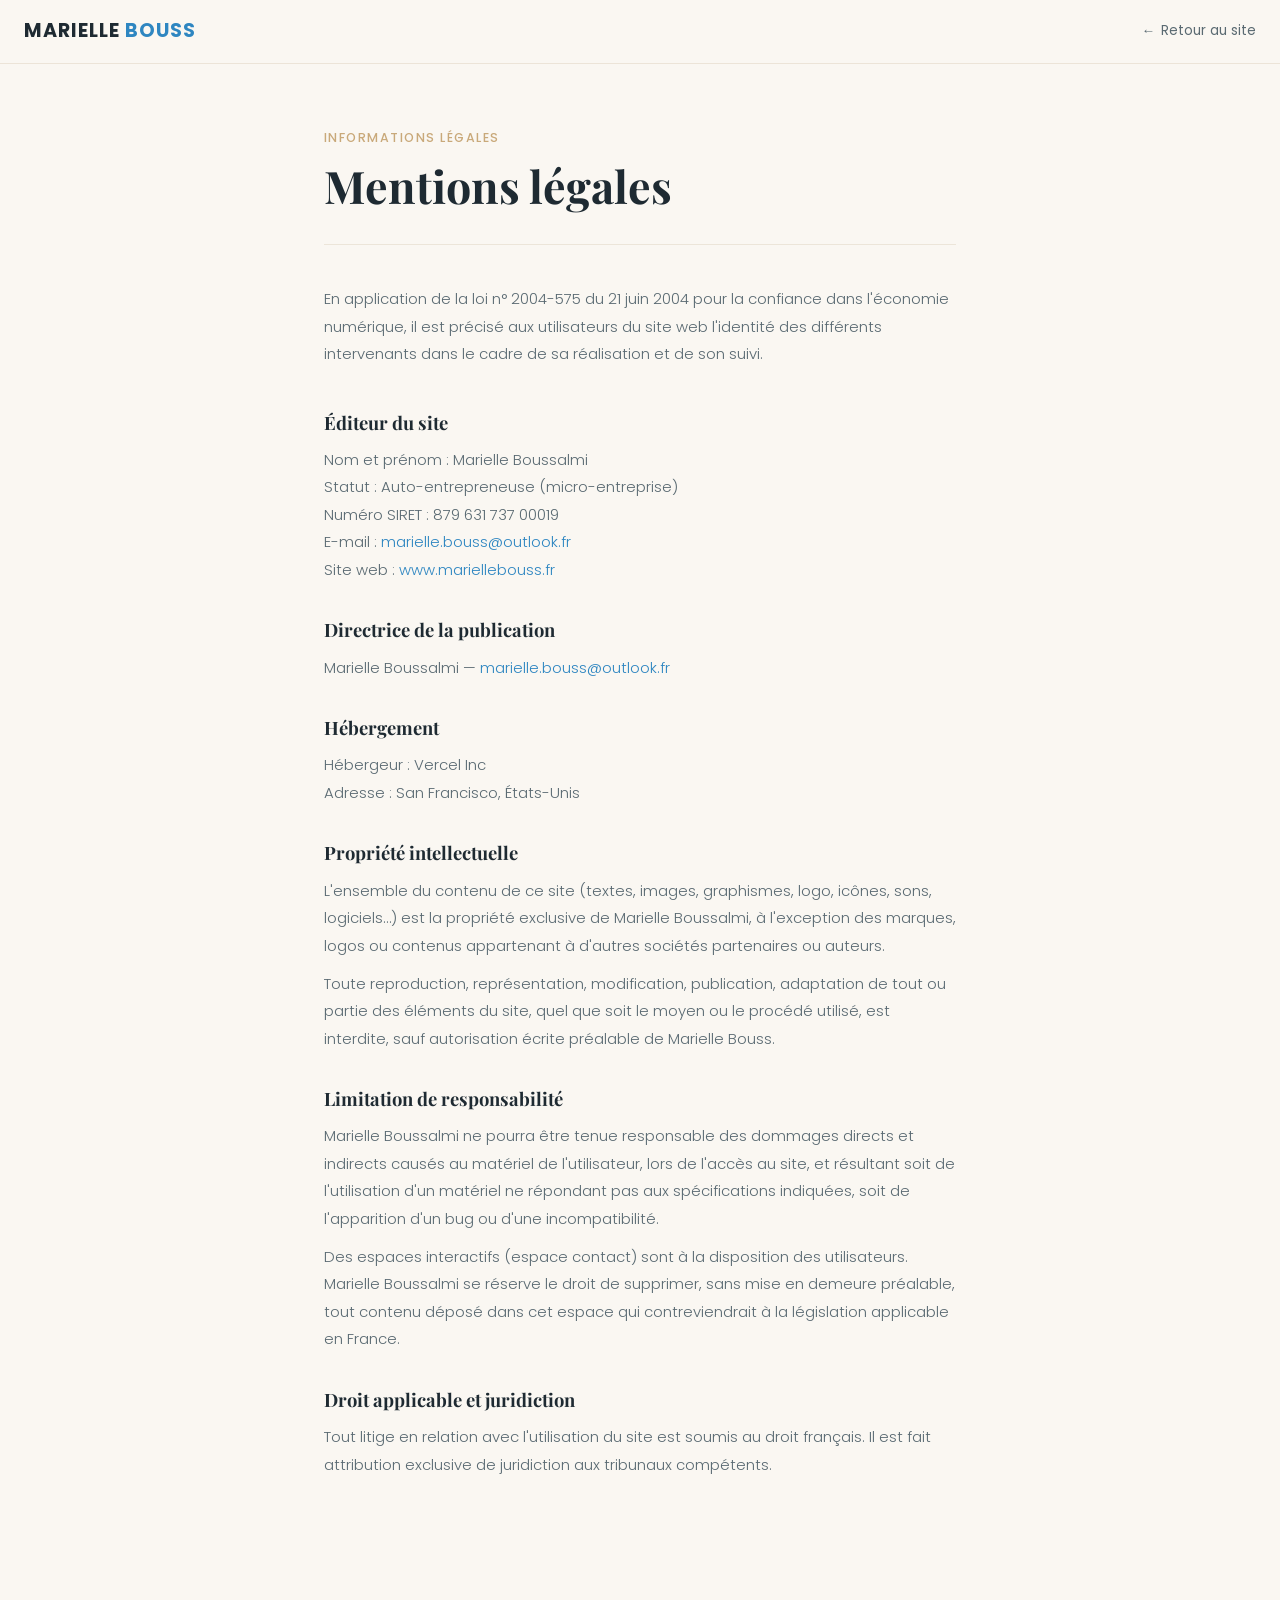
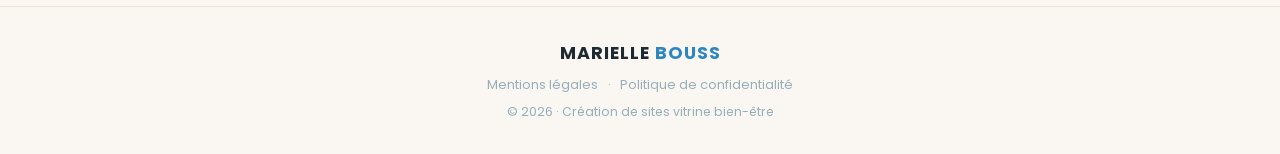
<file: mentions-legales.html>
<!DOCTYPE html>
<html lang="fr">
<head>
    <meta charset="UTF-8">
    <meta name="viewport" content="width=device-width, initial-scale=1.0">
    <title>Mentions légales — Marielle Bouss</title>
    <style>
        @import url('https://fonts.googleapis.com/css2?family=Playfair+Display:ital,wght@0,400;0,700;1,400&family=Poppins:wght@300;400;500;600&display=swap');

        *, *::before, *::after { box-sizing: border-box; margin: 0; padding: 0; }

        :root {
            --blue: #2E86C1;
            --cream: #FAF7F2;
            --sand: #C9A97A;
            --ink: #1E2A32;
            --muted: #5A6A72;
            --soft: #96AEBB;
            --border-warm: rgba(180,155,115,0.2);
        }

        body {
            font-family: 'Poppins', sans-serif;
            background: var(--cream);
            color: var(--ink);
            line-height: 1.6;
        }

        .nav {
            display: flex;
            justify-content: space-between;
            align-items: center;
            padding: 1rem 1.5rem;
            border-bottom: 1px solid var(--border-warm);
            background: rgba(250,247,242,0.97);
            backdrop-filter: blur(10px);
            max-width: 1400px;
            margin: 0 auto;
        }

        .nav-logo { font-family: 'Poppins', sans-serif; font-size: 1.2rem; font-weight: 700; letter-spacing: 1px; color: var(--ink); text-decoration: none; }
        .nav-logo span { color: var(--blue); }
        .nav-back { font-size: 0.85rem; color: var(--muted); text-decoration: none; display: flex; align-items: center; gap: 6px; transition: color 0.2s; }
        .nav-back:hover { color: var(--blue); }
        .nav-back::before { content: '←'; }

        .page-wrap {
            max-width: 680px;
            margin: 0 auto;
            padding: 4rem 1.5rem 6rem;
        }

        .page-header {
            margin-bottom: 2.5rem;
            padding-bottom: 2rem;
            border-bottom: 1px solid var(--border-warm);
        }

        .page-tag {
            font-size: 0.78rem;
            font-weight: 500;
            color: var(--sand);
            letter-spacing: 0.12em;
            text-transform: uppercase;
            margin-bottom: 0.8rem;
            display: block;
        }

        .page-title {
            font-family: 'Playfair Display', serif;
            font-size: clamp(2rem, 5vw, 2.8rem);
            font-weight: 700;
            color: var(--ink);
            line-height: 1.15;
        }

        .intro {
            font-size: 0.93rem;
            color: var(--muted);
            line-height: 1.85;
            font-weight: 300;
            margin-bottom: 2.5rem;
        }

        .section { margin-bottom: 2rem; }

        .section h2 {
            font-family: 'Playfair Display', serif;
            font-size: 1.15rem;
            font-weight: 700;
            color: var(--ink);
            margin-bottom: 0.55rem;
        }

        .section p {
            font-size: 0.93rem;
            color: var(--muted);
            line-height: 1.85;
            font-weight: 300;
        }

        .section p + p { margin-top: 0.65rem; }
        .section a { color: var(--blue); text-decoration: none; }
        .section a:hover { text-decoration: underline; }

        .footer {
            text-align: center;
            padding: 2rem 1.5rem;
            border-top: 1px solid var(--border-warm);
        }

        .footer-logo { font-family: 'Poppins', sans-serif; font-size: 1.1rem; font-weight: 700; letter-spacing: 1px; color: var(--ink); margin-bottom: 0.5rem; }
        .footer-logo span { color: var(--blue); }
        .footer-links { display: flex; justify-content: center; gap: 0.6rem; align-items: center; font-size: 0.8rem; margin-bottom: 0.4rem; }
        .footer-links a { color: var(--soft); text-decoration: none; transition: color 0.2s; }
        .footer-links a:hover { color: var(--blue); }
        .footer-copy { font-size: 0.78rem; color: var(--soft); }

        @media (max-width: 600px) { .page-wrap { padding: 2.5rem 1.2rem 4rem; } }
    </style>
</head>
<body>

    <nav class="nav">
        <a href="index.html" class="nav-logo">MARIELLE <span>BOUSS</span></a>
        <a href="index.html" class="nav-back">Retour au site</a>
    </nav>

    <main class="page-wrap">

        <header class="page-header">
            <span class="page-tag">Informations légales</span>
            <h1 class="page-title">Mentions légales</h1>
        </header>

        <p class="intro">En application de la loi n° 2004-575 du 21 juin 2004 pour la confiance dans l'économie numérique, il est précisé aux utilisateurs du site web l'identité des différents intervenants dans le cadre de sa réalisation et de son suivi.</p>

        <div class="section">
            <h2>Éditeur du site</h2>
            <p>
                Nom et prénom : Marielle Boussalmi<br>
                Statut : Auto-entrepreneuse (micro-entreprise)<br>
                Numéro SIRET : 879 631 737 00019<br>
                E-mail : <a href="mailto:marielle.bouss@outlook.fr">marielle.bouss@outlook.fr</a><br>
                Site web : <a href="https://www.mariellebouss.fr" target="_blank">www.mariellebouss.fr</a>
            </p>
        </div>

        <div class="section">
            <h2>Directrice de la publication</h2>
            <p>Marielle Boussalmi — <a href="mailto:marielle.bouss@outlook.fr">marielle.bouss@outlook.fr</a></p>
        </div>

        <div class="section">
            <h2>Hébergement</h2>
            <p>
                Hébergeur : Vercel Inc<br>
                Adresse : San Francisco, États-Unis
            </p>
        </div>

        <div class="section">
            <h2>Propriété intellectuelle</h2>
            <p>L'ensemble du contenu de ce site (textes, images, graphismes, logo, icônes, sons, logiciels…) est la propriété exclusive de Marielle Boussalmi, à l'exception des marques, logos ou contenus appartenant à d'autres sociétés partenaires ou auteurs.</p>
            <p>Toute reproduction, représentation, modification, publication, adaptation de tout ou partie des éléments du site, quel que soit le moyen ou le procédé utilisé, est interdite, sauf autorisation écrite préalable de Marielle Bouss.</p>
        </div>

        <div class="section">
            <h2>Limitation de responsabilité</h2>
            <p>Marielle Boussalmi ne pourra être tenue responsable des dommages directs et indirects causés au matériel de l'utilisateur, lors de l'accès au site, et résultant soit de l'utilisation d'un matériel ne répondant pas aux spécifications indiquées, soit de l'apparition d'un bug ou d'une incompatibilité.</p>
            <p>Des espaces interactifs (espace contact) sont à la disposition des utilisateurs. Marielle Boussalmi se réserve le droit de supprimer, sans mise en demeure préalable, tout contenu déposé dans cet espace qui contreviendrait à la législation applicable en France.</p>
        </div>

        <div class="section">
            <h2>Droit applicable et juridiction</h2>
            <p>Tout litige en relation avec l'utilisation du site est soumis au droit français. Il est fait attribution exclusive de juridiction aux tribunaux compétents.</p>
        </div>

    </main>

    <footer class="footer">
        <div class="footer-logo">MARIELLE <span>BOUSS</span></div>
        <div class="footer-links">
            <a href="mentions-legales.html">Mentions légales</a>
            <span style="color:var(--soft);">·</span>
            <a href="politique-confidentialite.html">Politique de confidentialité</a>
        </div>
        <div class="footer-copy">© 2026 · Création de sites vitrine bien-être</div>
    </footer>

</body>
</html>
</file>
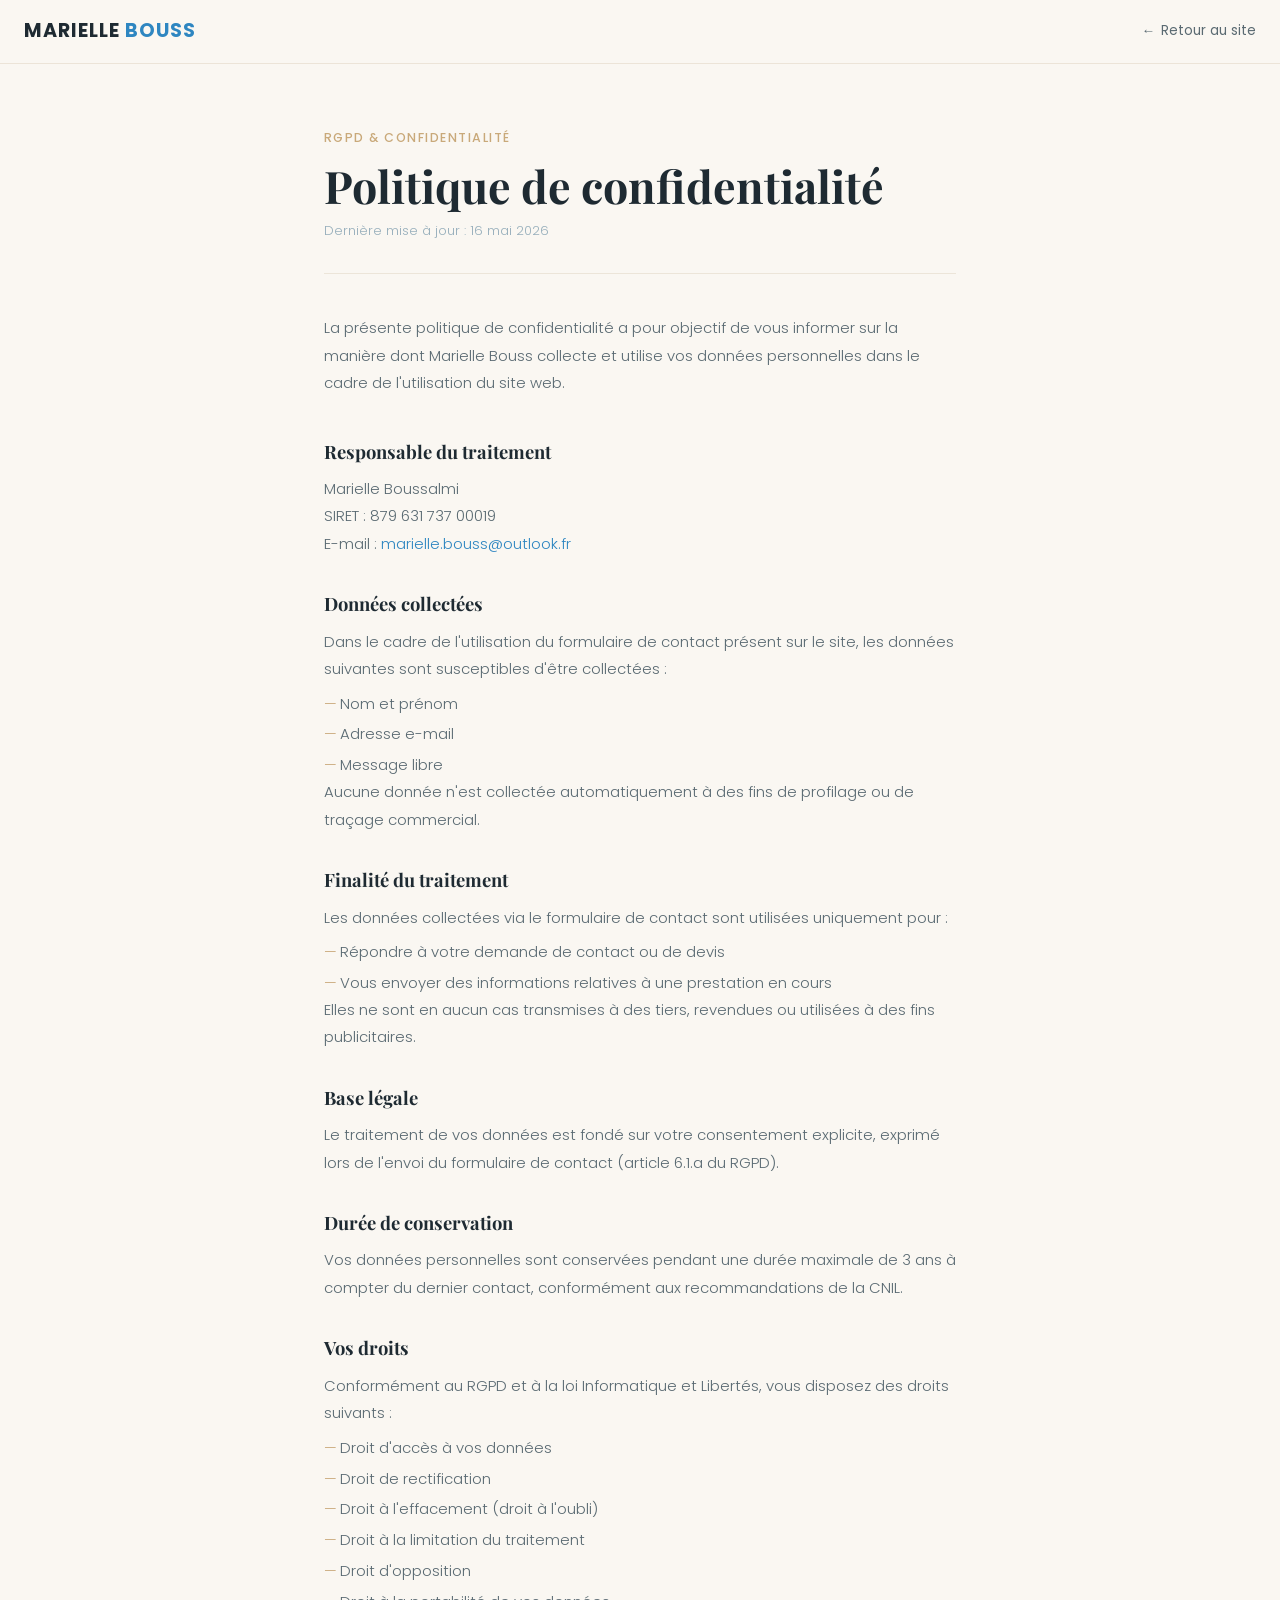
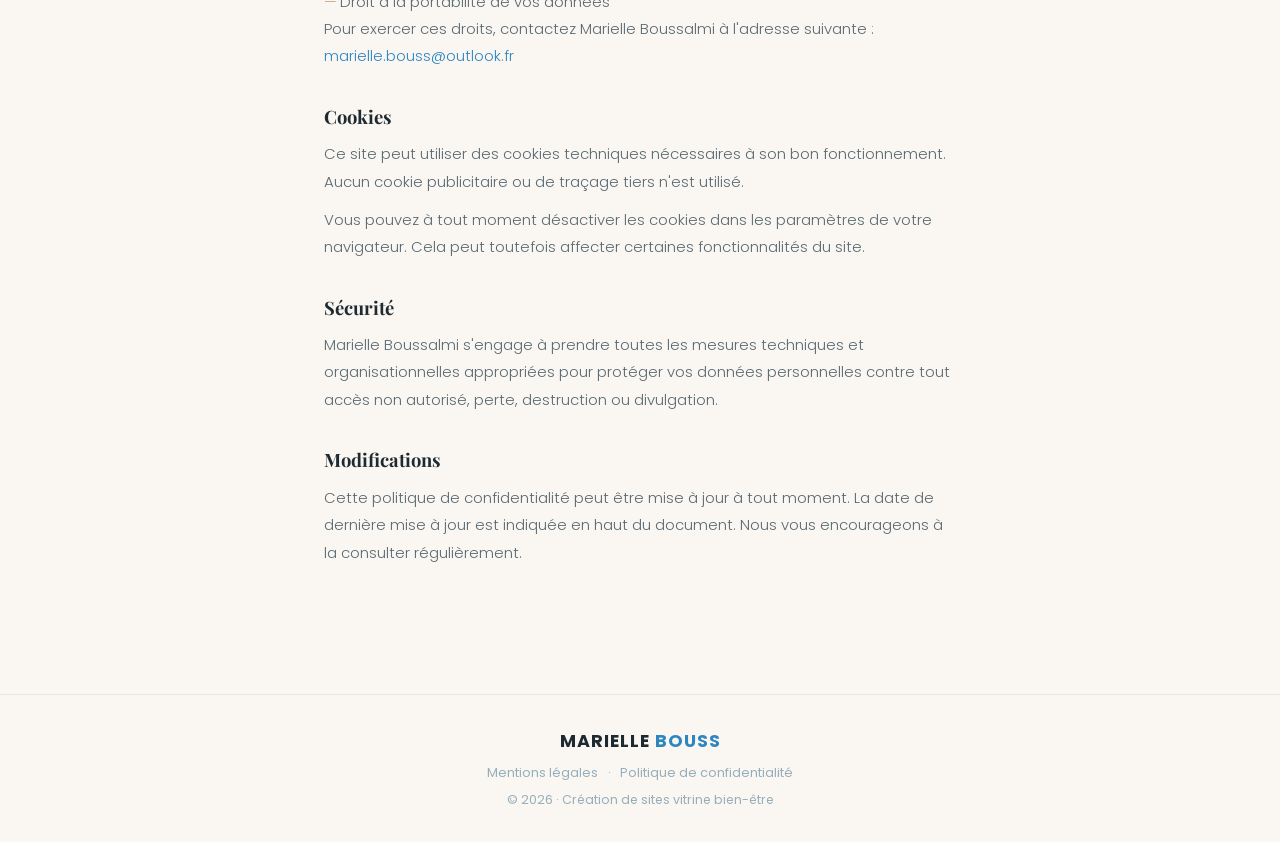
<file: politique-confidentialite.html>
<!DOCTYPE html>
<html lang="fr">
<head>
    <meta charset="UTF-8">
    <meta name="viewport" content="width=device-width, initial-scale=1.0">
    <title>Politique de confidentialité — Marielle Bouss</title>
    <style>
        @import url('https://fonts.googleapis.com/css2?family=Playfair+Display:ital,wght@0,400;0,700;1,400&family=Poppins:wght@300;400;500;600&display=swap');

        *, *::before, *::after { box-sizing: border-box; margin: 0; padding: 0; }

        :root {
            --blue: #2E86C1;
            --cream: #FAF7F2;
            --sand: #C9A97A;
            --ink: #1E2A32;
            --muted: #5A6A72;
            --soft: #96AEBB;
            --border-warm: rgba(180,155,115,0.2);
        }

        body {
            font-family: 'Poppins', sans-serif;
            background: var(--cream);
            color: var(--ink);
            line-height: 1.6;
        }

        .nav {
            display: flex;
            justify-content: space-between;
            align-items: center;
            padding: 1rem 1.5rem;
            border-bottom: 1px solid var(--border-warm);
            background: rgba(250,247,242,0.97);
            backdrop-filter: blur(10px);
            max-width: 1400px;
            margin: 0 auto;
        }

        .nav-logo { font-family: 'Poppins', sans-serif; font-size: 1.2rem; font-weight: 700; letter-spacing: 1px; color: var(--ink); text-decoration: none; }
        .nav-logo span { color: var(--blue); }
        .nav-back { font-size: 0.85rem; color: var(--muted); text-decoration: none; display: flex; align-items: center; gap: 6px; transition: color 0.2s; }
        .nav-back:hover { color: var(--blue); }
        .nav-back::before { content: '←'; }

        .page-wrap {
            max-width: 680px;
            margin: 0 auto;
            padding: 4rem 1.5rem 6rem;
        }

        .page-header {
            margin-bottom: 2.5rem;
            padding-bottom: 2rem;
            border-bottom: 1px solid var(--border-warm);
        }

        .page-tag {
            font-size: 0.78rem;
            font-weight: 500;
            color: var(--sand);
            letter-spacing: 0.12em;
            text-transform: uppercase;
            margin-bottom: 0.8rem;
            display: block;
        }

        .page-title {
            font-family: 'Playfair Display', serif;
            font-size: clamp(2rem, 5vw, 2.8rem);
            font-weight: 700;
            color: var(--ink);
            line-height: 1.15;
            margin-bottom: 0.5rem;
        }

        .page-date {
            font-size: 0.82rem;
            color: var(--soft);
            font-weight: 300;
        }

        .intro {
            font-size: 0.93rem;
            color: var(--muted);
            line-height: 1.85;
            font-weight: 300;
            margin-bottom: 2.5rem;
        }

        .section { margin-bottom: 2rem; }

        .section h2 {
            font-family: 'Playfair Display', serif;
            font-size: 1.15rem;
            font-weight: 700;
            color: var(--ink);
            margin-bottom: 0.55rem;
        }

        .section p {
            font-size: 0.93rem;
            color: var(--muted);
            line-height: 1.85;
            font-weight: 300;
        }

        .section p + p { margin-top: 0.65rem; }

        .section ul {
            list-style: none;
            margin-top: 0.5rem;
            display: flex;
            flex-direction: column;
            gap: 0.3rem;
        }

        .section ul li {
            font-size: 0.93rem;
            color: var(--muted);
            font-weight: 300;
            line-height: 1.75;
            padding-left: 1rem;
            position: relative;
        }

        .section ul li::before {
            content: '—';
            position: absolute;
            left: 0;
            color: var(--sand);
        }

        .section a { color: var(--blue); text-decoration: none; }
        .section a:hover { text-decoration: underline; }

        .footer {
            text-align: center;
            padding: 2rem 1.5rem;
            border-top: 1px solid var(--border-warm);
        }

        .footer-logo { font-family: 'Poppins', sans-serif; font-size: 1.1rem; font-weight: 700; letter-spacing: 1px; color: var(--ink); margin-bottom: 0.5rem; }
        .footer-logo span { color: var(--blue); }
        .footer-links { display: flex; justify-content: center; gap: 0.6rem; align-items: center; font-size: 0.8rem; margin-bottom: 0.4rem; }
        .footer-links a { color: var(--soft); text-decoration: none; transition: color 0.2s; }
        .footer-links a:hover { color: var(--blue); }
        .footer-copy { font-size: 0.78rem; color: var(--soft); }

        @media (max-width: 600px) { .page-wrap { padding: 2.5rem 1.2rem 4rem; } }
    </style>
</head>
<body>

    <nav class="nav">
        <a href="index.html" class="nav-logo">MARIELLE <span>BOUSS</span></a>
        <a href="index.html" class="nav-back">Retour au site</a>
    </nav>

    <main class="page-wrap">

        <header class="page-header">
            <span class="page-tag">RGPD & confidentialité</span>
            <h1 class="page-title">Politique de confidentialité</h1>
            <p class="page-date">Dernière mise à jour : 16 mai 2026</p>
        </header>

        <p class="intro">La présente politique de confidentialité a pour objectif de vous informer sur la manière dont Marielle Bouss collecte et utilise vos données personnelles dans le cadre de l'utilisation du site web.</p>

        <div class="section">
            <h2>Responsable du traitement</h2>
            <p>
                Marielle Boussalmi<br>
                SIRET : 879 631 737 00019<br>
                E-mail : <a href="mailto:marielle.bouss@outlook.fr">marielle.bouss@outlook.fr</a>
            </p>
        </div>

        <div class="section">
            <h2>Données collectées</h2>
            <p>Dans le cadre de l'utilisation du formulaire de contact présent sur le site, les données suivantes sont susceptibles d'être collectées :</p>
            <ul>
                <li>Nom et prénom</li>
                <li>Adresse e-mail</li>
                <li>Message libre</li>
            </ul>
            <p>Aucune donnée n'est collectée automatiquement à des fins de profilage ou de traçage commercial.</p>
        </div>

        <div class="section">
            <h2>Finalité du traitement</h2>
            <p>Les données collectées via le formulaire de contact sont utilisées uniquement pour :</p>
            <ul>
                <li>Répondre à votre demande de contact ou de devis</li>
                <li>Vous envoyer des informations relatives à une prestation en cours</li>
            </ul>
            <p>Elles ne sont en aucun cas transmises à des tiers, revendues ou utilisées à des fins publicitaires.</p>
        </div>

        <div class="section">
            <h2>Base légale</h2>
            <p>Le traitement de vos données est fondé sur votre consentement explicite, exprimé lors de l'envoi du formulaire de contact (article 6.1.a du RGPD).</p>
        </div>

        <div class="section">
            <h2>Durée de conservation</h2>
            <p>Vos données personnelles sont conservées pendant une durée maximale de 3 ans à compter du dernier contact, conformément aux recommandations de la CNIL.</p>
        </div>

        <div class="section">
            <h2>Vos droits</h2>
            <p>Conformément au RGPD et à la loi Informatique et Libertés, vous disposez des droits suivants :</p>
            <ul>
                <li>Droit d'accès à vos données</li>
                <li>Droit de rectification</li>
                <li>Droit à l'effacement (droit à l'oubli)</li>
                <li>Droit à la limitation du traitement</li>
                <li>Droit d'opposition</li>
                <li>Droit à la portabilité de vos données</li>
            </ul>
            <p>Pour exercer ces droits, contactez Marielle Boussalmi à l'adresse suivante : <a href="mailto:marielle.bouss@outlook.fr">marielle.bouss@outlook.fr</a></p>
        </div>

        <div class="section">
            <h2>Cookies</h2>
            <p>Ce site peut utiliser des cookies techniques nécessaires à son bon fonctionnement. Aucun cookie publicitaire ou de traçage tiers n'est utilisé.</p>
            <p>Vous pouvez à tout moment désactiver les cookies dans les paramètres de votre navigateur. Cela peut toutefois affecter certaines fonctionnalités du site.</p>
        </div>

        <div class="section">
            <h2>Sécurité</h2>
            <p>Marielle Boussalmi s'engage à prendre toutes les mesures techniques et organisationnelles appropriées pour protéger vos données personnelles contre tout accès non autorisé, perte, destruction ou divulgation.</p>
        </div>

        <div class="section">
            <h2>Modifications</h2>
            <p>Cette politique de confidentialité peut être mise à jour à tout moment. La date de dernière mise à jour est indiquée en haut du document. Nous vous encourageons à la consulter régulièrement.</p>
        </div>

    </main>

    <footer class="footer">
        <div class="footer-logo">MARIELLE <span>BOUSS</span></div>
        <div class="footer-links">
            <a href="mentions-legales.html">Mentions légales</a>
            <span style="color:var(--soft);">·</span>
            <a href="politique-confidentialite.html">Politique de confidentialité</a>
        </div>
        <div class="footer-copy">© 2026 · Création de sites vitrine bien-être</div>
    </footer>

</body>
</html>
</file>
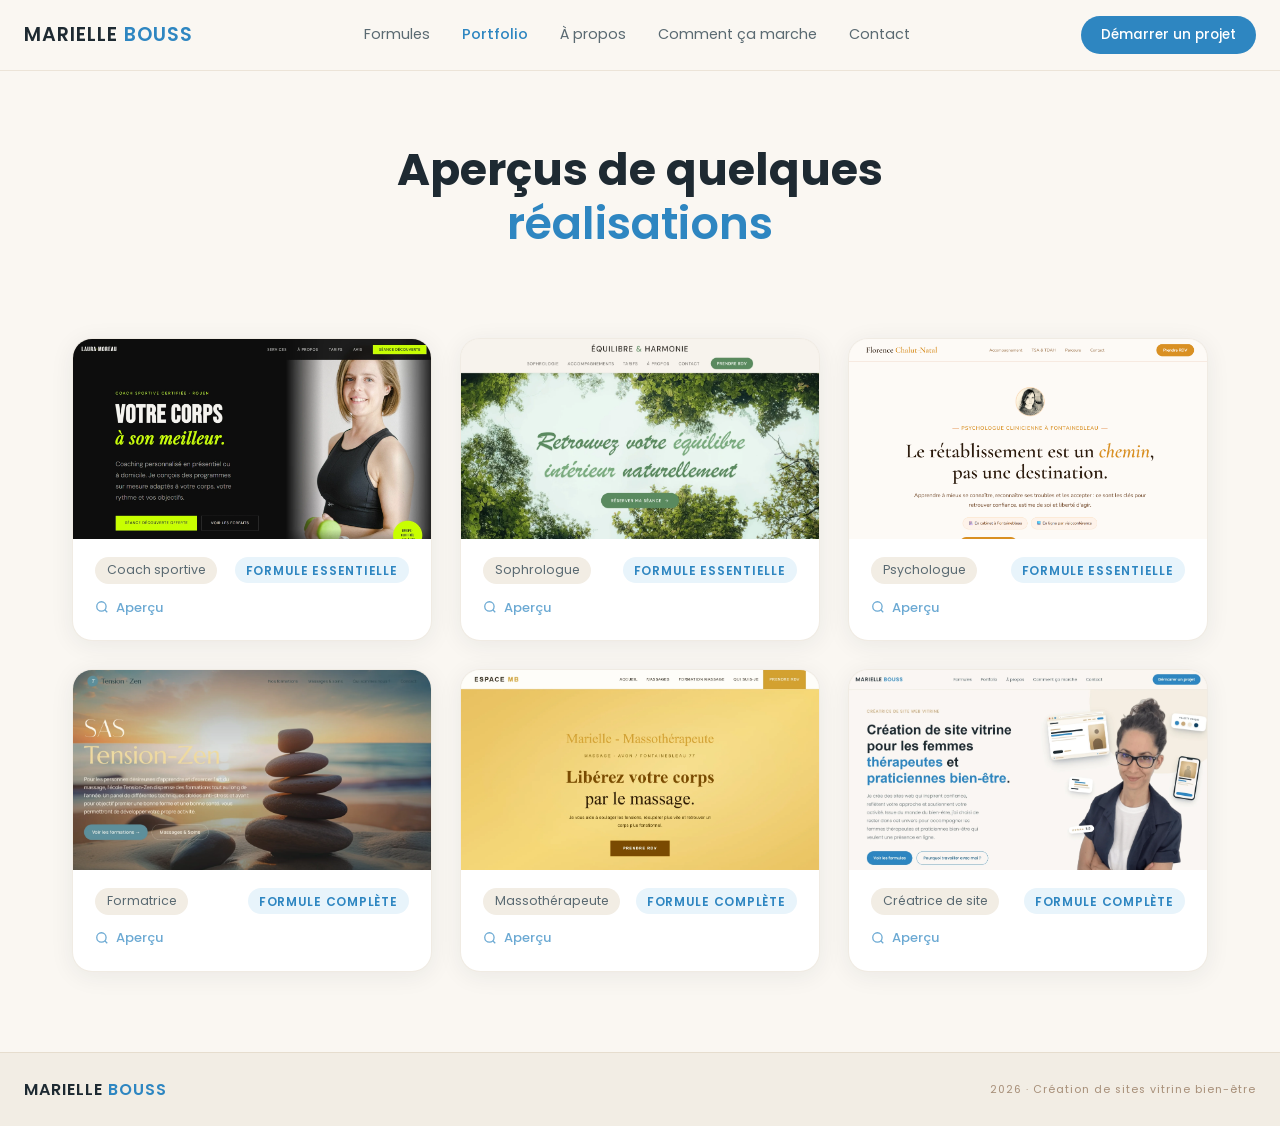
<file: portfolio.html>
<!DOCTYPE html>
<html lang="fr">
<head>
    <meta charset="UTF-8">
    <meta name="viewport" content="width=device-width, initial-scale=1.0, viewport-fit=cover">
    <link rel="sitemap" type="application/xml" title="Sitemap" href="/sitemap.xml">
    <link rel="icon" type="image/x-icon" href="favicon.png">

    <title>Portfolio | Réalisations de sites web pour thérapeutes - Marielle Bouss</title>
    <meta name="description" content="Réalisations de sites vitrine pour thérapeutes et praticiennes bien-être. Psychologues, massothérapeutes, coachs...">
    <meta name="keywords" content="portfolio création site web thérapeute, réalisation site bien-être">
    <meta name="robots" content="index, follow">
    <meta property="og:type" content="website">
    <meta property="og:url" content="https://mariellebouss.fr/portfolio">
    <meta property="og:title" content="Portfolio | Créations de sites web pour thérapeutes - Marielle Bouss">
    <meta property="og:description" content="Découvrez mes réalisations de sites web pour thérapeutes et praticiennes bien-être.">
    <link rel="canonical" href="https://mariellebouss.fr/portfolio">

    <link rel="preconnect" href="https://fonts.googleapis.com">
    <link href="https://fonts.googleapis.com/css2?family=Poppins:wght@300;400;500;600;700&display=swap" rel="stylesheet">

    <style>
        *, *::before, *::after { box-sizing: border-box; margin: 0; padding: 0; }

        :root {
            --blue:        #2E86C1;
            --blue-dark:   #155A87;
            --blue-pale:   #E8F4FB;
            --cream:       #FAF7F2;
            --cream2:      #F2EDE4;
            --cream3:      #E5DDD0;
            --sand:        #C9A97A;
            --sand-light:  #F0E6D6;
            --white:       #FFFFFF;
            --ink:         #1E2A32;
            --muted:       #5A6A72;
            --border-warm: rgba(180, 155, 115, 0.2);
            --shadow-card: 0 4px 24px rgba(30, 42, 50, 0.07);
        }

        body {
            font-family: "Poppins", sans-serif;
            background: var(--cream);
            color: var(--ink);
            line-height: 1.6;
            min-height: 100vh;
            display: flex;
            flex-direction: column;
        }

        /* ─── Navigation ─────────────────────────────────────────────────── */
        .nav {
            display: flex;
            justify-content: space-between;
            align-items: center;
            padding: 1rem 1.5rem;
            border-bottom: 1px solid var(--border-warm);
            background: rgba(250, 247, 242, 0.97);
            backdrop-filter: blur(10px);
            max-width: 1400px;
            margin: 0 auto;
            position: relative;
            z-index: 1000;
        }

        .nav-logo { 
            font-size: 1.2rem; 
            font-weight: 600; 
            letter-spacing: 1px; 
            color: var(--ink);
            text-decoration: none;
        }
        .nav-logo span { color: var(--blue); }

        .nav-links { display: flex; gap: 2rem; font-size: 0.9rem; font-weight: 400; align-items: center; }

        .nav-links a { text-decoration: none; color: var(--muted); transition: color 0.2s; }
        .nav-links a:hover, .nav-links a.active { color: var(--blue); font-weight: 500; }

        .nav-cta {
            background: var(--blue);
            color: #fff;
            font-size: 0.85rem;
            font-weight: 500;
            padding: 0.5rem 1.25rem;
            border-radius: 99px;
            border: none;
            cursor: pointer;
            transition: background 0.2s;
            text-decoration: none;
            display: inline-block;
        }

        .nav-cta:hover { background: var(--blue-dark); }

        /* ─── Hamburger mobile ───────────────────────────────────────────── */
        .nav-hamburger {
            display: none;
            flex-direction: column;
            gap: 5px;
            cursor: pointer;
            background: none;
            border: none;
            padding: 4px;
            z-index: 1002;
        }

        .nav-hamburger span { display: block; width: 24px; height: 2px; background: var(--ink); border-radius: 2px; transition: all 0.3s; }

        /* ─── Hero ───────────────────────────────────────────────────────── */
        .hero {
            padding: 4.5rem 2rem 2.5rem;
            text-align: center;
            max-width: 700px;
            margin: 0 auto;
        }
        .section-eyebrow {
            font-size: 0.78rem;
            font-weight: 600;
            letter-spacing: 0.15em;
            text-transform: uppercase;
            color: var(--sand);
            margin-bottom: 0.9rem;
            display: flex;
            align-items: center;
            justify-content: center;
            gap: 0.6rem;
        }
        .section-eyebrow::before,
        .section-eyebrow::after {
            content: '';
            display: block;
            width: 28px;
            height: 1px;
            background: var(--sand);
            opacity: 0.5;
        }
        .hero h1 {
            font-size: clamp(1.9rem, 4vw, 2.8rem);
            font-weight: 700;
            line-height: 1.2;
            color: var(--ink);
            margin-bottom: 1rem;
        }
        .hero h1 em { font-style: normal; color: var(--blue); font-weight: 600; }
        .hero-sub {
            font-size: 0.98rem;
            color: var(--muted);
            font-weight: 300;
            max-width: 480px;
            margin: 0 auto;
        }

        /* ─── Portfolio grid ─────────────────────────────────────────────── */
        .portfolio-section {
            padding: 2rem 2rem 5rem;
            max-width: 1200px;
            margin: 0 auto;
            width: 100%;
            flex: 1;
        }

        .portfolio-grid {
            display: grid;
            grid-template-columns: repeat(auto-fill, minmax(320px, 1fr));
            gap: 1.75rem;
        }

        /* ─── Cartes ─────────────────────────────────────────────────────── */
        .portfolio-card {
            background: var(--white);
            border-radius: 20px;
            border: 1px solid var(--border-warm);
            overflow: hidden;
            cursor: pointer;
            transition: transform 0.35s cubic-bezier(0.34, 1.56, 0.64, 1), box-shadow 0.35s;
            opacity: 0;
            transform: translateY(28px);
            animation: fadeUp 0.55s forwards;
            box-shadow: var(--shadow-card);
        }
        .portfolio-card:hover {
            transform: translateY(-7px);
            box-shadow: 0 24px 56px rgba(46, 134, 193, 0.13);
        }
        .portfolio-card:nth-child(1) { animation-delay: 0.05s; }
        .portfolio-card:nth-child(2) { animation-delay: 0.13s; }
        .portfolio-card:nth-child(3) { animation-delay: 0.21s; }
        .portfolio-card:nth-child(4) { animation-delay: 0.29s; }

        @keyframes fadeUp { to { opacity: 1; transform: translateY(0); } }

        /* Preview area — desktop scroll */
        .card-preview {
            border-radius: 12px 12px 0 0;
            overflow: hidden;
            height: 200px;
            background: var(--cream2);
            position: relative;
        }
        .card-preview-inner {
            width: 100%;
            height: 100%;
            overflow: hidden;
        }
        .real-scroll {
            width: 100%;
            display: block;
            transform: translateY(0);
            transition: transform 11s cubic-bezier(0.44, 0.46, 0.45, 0.70);
        }
        .portfolio-card:hover .real-scroll { transform: translateY(-68%); }
        }
        .portfolio-card:hover .card-view-badge { opacity: 1; }

        .card-info { padding: 1.1rem 1.4rem 1.4rem; }
        .card-meta { display: flex; align-items: center; justify-content: space-between; flex-wrap: wrap; gap: 0.5rem; margin-bottom: 0.6rem; }
        .card-tags { display: flex; flex-wrap: wrap; gap: 0.4rem; }
        .card-tag {
            background: var(--cream2);
            padding: 0.22rem 0.7rem;
            border-radius: 99px;
            font-size: 0.78rem;
            color: var(--muted);
            font-weight: 400;
        }
        .card-formule {
            font-size: 0.75rem;
            font-weight: 600;
            color: var(--blue);
            background: var(--blue-pale);
            padding: 0.22rem 0.7rem;
            border-radius: 99px;
            text-transform: uppercase;
            letter-spacing: 0.06em;
            display: inline-block;
        }
        .card-cta {
            display: flex;
            align-items: center;
            gap: 0.4rem;
            font-size: 0.82rem;
            font-weight: 500;
            color: var(--blue);
            margin-top: 0.8rem;
            opacity: 0.7;
            transition: opacity 0.2s, gap 0.2s;
        }
        .portfolio-card:hover .card-cta { opacity: 1; gap: 0.6rem; }
        .card-cta svg { flex-shrink: 0; }

        /* ─── Modale ─────────────────────────────────────────────────────── */
        .modal-overlay {
            position: fixed;
            inset: 0;
            background: rgba(13, 40, 60, 0.72);
            backdrop-filter: blur(8px);
            z-index: 1000;
            display: flex;
            align-items: center;
            justify-content: center;
            padding: 1.5rem;
            opacity: 0;
            pointer-events: none;
            transition: opacity 0.3s;
        }
        .modal-overlay.open { opacity: 1; pointer-events: all; }

        .modal {
            background: var(--white);
            border-radius: 24px;
            width: 100%;
            max-width: 860px;
            max-height: 92vh;
            overflow-y: auto;
            transform: scale(0.93) translateY(24px);
            transition: transform 0.38s cubic-bezier(0.34, 1.56, 0.64, 1);
            position: relative;
            scrollbar-width: none;
        }
        .modal::-webkit-scrollbar { display: none; }
        .modal-overlay.open .modal { transform: scale(1) translateY(0); }

        .modal-close {
            position: absolute;
            top: 1.1rem;
            right: 1.1rem;
            width: 34px;
            height: 34px;
            border-radius: 50%;
            background: var(--cream2);
            border: none;
            cursor: pointer;
            display: flex;
            align-items: center;
            justify-content: center;
            font-size: 0.95rem;
            color: var(--muted);
            z-index: 10;
            transition: background 0.2s, transform 0.2s;
        }
        .modal-close:hover { background: var(--cream3); transform: rotate(90deg); }

        /* ── View toggle ─────────────────────────────────────────────────── */
        .modal-view-toggle {
            display: flex;
            align-items: center;
            justify-content: center;
            gap: 0;
            padding: 1.1rem 1.75rem 0.9rem;
        }
        .toggle-btn {
            display: flex;
            align-items: center;
            gap: 0.45rem;
            font-family: "Poppins", sans-serif;
            font-size: 0.8rem;
            font-weight: 500;
            padding: 0.45rem 1.1rem;
            border: 1px solid var(--border-warm);
            cursor: pointer;
            background: var(--cream);
            color: var(--muted);
            transition: all 0.22s;
        }
        .toggle-btn:first-child { border-radius: 99px 0 0 99px; border-right: none; }
        .toggle-btn:last-child  { border-radius: 0 99px 99px 0; border-left: 1px solid var(--border-warm); }
        .toggle-btn.active {
            background: var(--blue);
            color: #fff;
            border-color: var(--blue);
            z-index: 1;
        }
        .toggle-btn svg { opacity: 0.75; }
        .toggle-btn.active svg { opacity: 1; }

        /* ── Browser chrome (desktop) ───────────────────────────────────── */
        .modal-browser-wrap { padding: 0 1.5rem 0; }
        .modal-browser {
            background: #1a1f2e;
            border-radius: 14px 14px 0 0;
            padding: 12px 14px 0;
        }
        .modal-browser-bar { display: flex; align-items: center; gap: 10px; margin-bottom: 10px; }
        .modal-browser-dots { display: flex; gap: 5px; }
        .modal-browser-dots span { width: 10px; height: 10px; border-radius: 50%; display: block; }
        .dot-r { background: #FF5F57; }
        .dot-y { background: #FEBC2E; }
        .dot-g { background: #28C840; }

        .modal-url-bar {
            flex: 1;
            background: rgba(255,255,255,0.07);
            border-radius: 6px;
            height: 26px;
            display: flex;
            align-items: center;
            padding: 0 10px;
            gap: 7px;
            font-size: 0.7rem;
            color: rgba(255,255,255,0.22);
            font-family: "Poppins", monospace;
        }

        .modal-screen {
            border-radius: 6px 6px 0 0;
            overflow-y: auto;
            height: 360px;
            background: #f0ede8;
            scrollbar-width: none;
        }
        .modal-screen::-webkit-scrollbar { display: none; }
        .modal-screen img { width: 100%; display: block; }

        /* ── Phone chrome (mobile) ──────────────────────────────────────── */
        .modal-phone-wrap {
            display: none;
            padding: 0 1.5rem 0;
            justify-content: center;
        }
        .modal-phone {
            width: 260px;
            border: 3px solid #1a1f2e;
            border-radius: 38px;
            background: #1a1f2e;
            padding: 14px 8px 8px;
            position: relative;
        }
        .phone-notch {
            width: 80px;
            height: 20px;
            background: #1a1f2e;
            border-radius: 0 0 14px 14px;
            margin: 0 auto 8px;
            position: relative;
            z-index: 2;
        }
        .phone-notch::after {
            content: '';
            position: absolute;
            top: 5px;
            left: 50%;
            transform: translateX(-50%);
            width: 38px;
            height: 8px;
            background: #111520;
            border-radius: 99px;
        }
        .phone-screen {
            border-radius: 24px;
            overflow-y: auto;
            height: 420px;
            background: #f0ede8;
            scrollbar-width: none;
        }
        .phone-screen::-webkit-scrollbar { display: none; }
        .phone-screen img { width: 100%; display: block; }
        .phone-home-bar {
            height: 4px;
            width: 80px;
            background: rgba(255,255,255,0.25);
            border-radius: 99px;
            margin: 10px auto 2px;
        }

        /* ── Modal body ─────────────────────────────────────────────────── */
        .modal-body { padding: 1.4rem 1.75rem 2rem; }
        .modal-header { margin-bottom: 1rem; display: flex; align-items: center; gap: 0.8rem; flex-wrap: wrap; }
        .modal-formule {
            font-size: 0.73rem;
            font-weight: 600;
            color: var(--blue);
            background: var(--blue-pale);
            padding: 0.28rem 0.8rem;
            border-radius: 99px;
            text-transform: uppercase;
            letter-spacing: 0.07em;
        }
        .modal-details {
            display: grid;
            grid-template-columns: repeat(auto-fill, minmax(180px, 1fr));
            gap: 0.9rem;
        }
        .modal-detail {
            background: var(--cream);
            border-radius: 12px;
            padding: 0.85rem 1rem;
            border: 1px solid var(--border-warm);
        }
        .modal-detail-label {
            font-size: 0.63rem;
            font-weight: 600;
            text-transform: uppercase;
            letter-spacing: 0.12em;
            color: var(--sand);
            margin-bottom: 0.3rem;
        }
        .modal-detail-value { font-size: 0.86rem; font-weight: 500; color: var(--ink); }

        /* ─── Footer ─────────────────────────────────────────────────────── */
        .footer {
            padding: 1.5rem;
            border-top: 1px solid var(--border-warm);
            display: flex;
            justify-content: space-between;
            align-items: center;
            background: var(--cream2);
            flex-wrap: wrap;
            letter-spacing: 1px;
            gap: 1rem;
        }

        .footer-logo      { font-size: 1rem; font-weight: 600; color: var(--ink); text-decoration: none; }
        .footer-logo span { color: var(--blue); }
        .footer-copy      { font-size: 0.68rem; color: #A8907A; }

        /* ─── Hamburger mobile ───────────────────────────────────────────── */
        .nav-hamburger {
            display: none;
            flex-direction: column;
            gap: 5px;
            cursor: pointer;
            background: none;
            border: none;
            padding: 4px;
        }
        .nav-hamburger span { display: block; width: 24px; height: 2px; background: var(--ink); border-radius: 2px; transition: all 0.3s; }
        .mobile-menu-overlay {
            position: fixed;
            top: 0; right: 0;
            width: 65%;
            height: 100%;
            background: rgba(250, 247, 242, 0.98);
            backdrop-filter: blur(14px);
            z-index: 2000;
            display: flex;
            flex-direction: column;
            justify-content: center;
            align-items: center;
            transform: translateX(100%);
            opacity: 0;
            visibility: hidden;
            transition: transform 0.3s ease, opacity 0.3s ease, visibility 0.3s;
            border-left: 1px solid var(--border-warm);
        }
        .mobile-menu-overlay.open { transform: translateX(0); opacity: 1; visibility: visible; }
        .mobile-menu-close {
            position: absolute;
            top: 1.5rem; right: 1.5rem;
            background: none;
            border: none;
            cursor: pointer;
            width: 32px; height: 32px;
            display: flex;
            align-items: center;
            justify-content: center;
        }
        .mobile-menu-close span { position: relative; width: 24px; height: 2px; background: var(--ink); display: block; }
        .mobile-menu-close span:first-child { transform: rotate(45deg); }
        .mobile-menu-close span:last-child { transform: rotate(-45deg); position: absolute; }
        .mobile-menu-links {
            display: flex;
            flex-direction: column;
            gap: 1.2rem;
            text-align: right;
            padding: 2rem;
        }
        .mobile-menu-links a {
            font-size: 1.2rem;
            font-weight: 400;
            color: var(--ink);
            text-decoration: none;
            transition: color 0.2s;
            padding: 0.5rem;
        }
        .mobile-menu-links a:hover { color: var(--blue); }

        /* ─── Responsive ─────────────────────────────────────────────────── */
        @media (max-width: 700px) {
            .portfolio-grid { grid-template-columns: 1fr; }
            .nav-hamburger  { display: flex; }
            .nav-links, .nav-cta { display: none !important; }
            .nav { padding: 1rem 1.25rem; }
            .hero { padding: 3rem 1.25rem 2rem; }
            .portfolio-section { padding: 1.5rem 1.25rem 4rem; }
            .modal-screen   { height: 280px; }
            .modal-body     { padding: 1.1rem 1.25rem; }
            .modal-browser-wrap, .modal-phone-wrap { padding: 0 1rem 0; }
            .modal-phone { width: 220px; }
            .phone-screen { height: 360px; }
        }
    </style>
</head>
<body>

    <div class="nav-wrap">
        <nav class="nav">
            <a href="/" class="nav-logo">MARIELLE <span>BOUSS</span></a>
            <div class="nav-links">
                <a href="/#services">Formules</a>
                <a href="/portfolio" class="active">Portfolio</a>
                <a href="/a-propos">À propos</a>
                <a href="/#process">Comment ça marche</a>
                <a href="/#contact">Contact</a>
            </div>
            <button class="nav-hamburger" id="hamburgerBtn" aria-label="Menu">
                <span></span><span></span><span></span>
            </button>
            <a href="/#contact" class="nav-cta">Démarrer un projet</a>
        </nav>
    </div>

    <div class="mobile-menu-overlay" id="mobileMenu">
        <button class="mobile-menu-close" id="closeMenuBtn" aria-label="Fermer">
            <span></span><span></span>
        </button>
        <div class="mobile-menu-links">
            <a href="/#services" class="mobile-link">Formules</a>
            <a href="/portfolio" class="mobile-link">Portfolio</a>
            <a href="/a-propos" class="mobile-link">À propos</a>
            <a href="/#process" class="mobile-link">Comment ça marche</a>
            <a href="/#contact" class="mobile-link">Contact</a>
        </div>
    </div>

    <section class="hero">
        <h1>Aperçus de quelques <em>réalisations</em></h1>
    </section>

    <section class="portfolio-section">
        <div class="portfolio-grid" id="portfolioGrid">
 
             <div class="portfolio-card" data-id="0">
                <div class="card-preview">
                    <div class="card-preview-inner">
                        <img class="real-scroll" src="portfolio/coachsportive1.webp" alt="Site vitrine pour coach sportive">
                    </div>
                </div>
                <div class="card-info">
                    <div class="card-meta">
                        <div class="card-tags"><span class="card-tag">Coach sportive</span></div>
                        <span class="card-formule">Formule Essentielle</span>
                    </div>
                    <div class="card-cta">
                        <svg width="14" height="14" viewBox="0 0 24 24" fill="none" stroke="currentColor" stroke-width="2.2"><circle cx="11" cy="11" r="8"/><path d="m21 21-4.3-4.3"/></svg>
                        Aperçu
                    </div>
                </div>
            </div>
          
            <div class="portfolio-card" data-id="1">
                <div class="card-preview">
                    <div class="card-preview-inner">
                        <img class="real-scroll" src="portfolio/sophrologue1.webp" alt="Site vitrine pour sophrologue">
                    </div>
                </div>
                <div class="card-info">
                    <div class="card-meta">
                        <div class="card-tags"><span class="card-tag">Sophrologue</span></div>
                        <span class="card-formule">Formule Essentielle</span>
                    </div>
                    <div class="card-cta">
                        <svg width="14" height="14" viewBox="0 0 24 24" fill="none" stroke="currentColor" stroke-width="2.2"><circle cx="11" cy="11" r="8"/><path d="m21 21-4.3-4.3"/></svg>
                        Aperçu
                    </div>
                </div>
            </div>
            
            <div class="portfolio-card" data-id="2">
                <div class="card-preview">
                    <div class="card-preview-inner">
                        <img class="real-scroll" src="portfolio/fchalutnatal1.webp" alt="Site vitrine pour psychologue">
                    </div>
                </div>
                <div class="card-info">
                    <div class="card-meta">
                        <div class="card-tags"><span class="card-tag">Psychologue</span></div>
                        <span class="card-formule">Formule Essentielle</span>
                    </div>
                    <div class="card-cta">
                        <svg width="14" height="14" viewBox="0 0 24 24" fill="none" stroke="currentColor" stroke-width="2.2"><circle cx="11" cy="11" r="8"/><path d="m21 21-4.3-4.3"/></svg>
                        Aperçu
                    </div>
                </div>
            </div>

            <div class="portfolio-card" data-id="3">
                <div class="card-preview">
                    <div class="card-preview-inner">
                        <img class="real-scroll" src="portfolio/tensionzen1.webp" alt="Site pour école de massage">
                    </div>
                </div>
                <div class="card-info">
                    <div class="card-meta">
                        <div class="card-tags"><span class="card-tag">Formatrice</span></div>
                        <span class="card-formule">Formule Complète</span>
                    </div>
                    <div class="card-cta">
                        <svg width="14" height="14" viewBox="0 0 24 24" fill="none" stroke="currentColor" stroke-width="2.2"><circle cx="11" cy="11" r="8"/><path d="m21 21-4.3-4.3"/></svg>
                        Aperçu
                    </div>
                </div>
            </div>

            <div class="portfolio-card" data-id="4">
                <div class="card-preview">
                    <div class="card-preview-inner">
                        <img class="real-scroll" src="portfolio/espace-mb1.webp" alt="Site vitrine pour coach bien-être">
                    </div>
                </div>
                <div class="card-info">
                    <div class="card-meta">
                        <div class="card-tags"><span class="card-tag">Massothérapeute</span></div>
                        <span class="card-formule">Formule Complète</span>
                    </div>
                    <div class="card-cta">
                        <svg width="14" height="14" viewBox="0 0 24 24" fill="none" stroke="currentColor" stroke-width="2.2"><circle cx="11" cy="11" r="8"/><path d="m21 21-4.3-4.3"/></svg>
                        Aperçu
                    </div>
                </div>
            </div>

            <div class="portfolio-card" data-id="5">
                <div class="card-preview">
                    <div class="card-preview-inner">
                        <img class="real-scroll" src="portfolio/sitemariellebouss1.webp" alt="Site vitrine créatrice de site">
                    </div>
                </div>
                <div class="card-info">
                    <div class="card-meta">
                        <div class="card-tags"><span class="card-tag">Créatrice de site</span></div>
                        <span class="card-formule">Formule Complète</span>
                    </div>
                    <div class="card-cta">
                        <svg width="14" height="14" viewBox="0 0 24 24" fill="none" stroke="currentColor" stroke-width="2.2"><circle cx="11" cy="11" r="8"/><path d="m21 21-4.3-4.3"/></svg>
                        Aperçu
                    </div>
                </div>
            </div>

        </div>
    </section>

    <!-- ── MODALE ─────────────────────────────────────────────────────────── -->
    <div class="modal-overlay" id="modalOverlay">
        <div class="modal">
            <button class="modal-close" id="modalClose" title="Fermer">✕</button>

            <!-- Toggle Desktop / Mobile -->
            <div class="modal-view-toggle">
                <button class="toggle-btn active" id="toggleDesktop" aria-label="Vue desktop">
                    <svg width="14" height="14" viewBox="0 0 24 24" fill="none" stroke="currentColor" stroke-width="2"><rect x="2" y="3" width="20" height="14" rx="2"/><path d="M8 21h8M12 17v4"/></svg>
                    Ordinateur
                </button>
                <button class="toggle-btn" id="toggleMobile" aria-label="Vue mobile">
                    <svg width="12" height="14" viewBox="0 0 24 24" fill="none" stroke="currentColor" stroke-width="2"><rect x="5" y="2" width="14" height="20" rx="2"/><path d="M12 18h.01"/></svg>
                    Mobile
                </button>
            </div>

            <!-- Vue Desktop -->
            <div id="viewDesktop" class="modal-browser-wrap">
                <div class="modal-browser">
                    <div class="modal-browser-bar">
                        <div class="modal-browser-dots">
                            <span class="dot-r"></span>
                            <span class="dot-y"></span>
                            <span class="dot-g"></span>
                        </div>
                        <div class="modal-url-bar">
                            <span>🔒</span>
                            <span id="modalUrl">confidentiel</span>
                        </div>
                    </div>
                    <div class="modal-screen" id="modalScreenDesktop"></div>
                </div>
            </div>

            <!-- Vue Mobile -->
            <div id="viewMobile" class="modal-phone-wrap" style="display:none;">
                <div class="modal-phone">
                    <div class="phone-notch"></div>
                    <div class="phone-screen" id="modalScreenMobile"></div>
                    <div class="phone-home-bar"></div>
                </div>
            </div>

            <div class="modal-body">
                <div class="modal-header">
                    <div class="modal-formule" id="modalFormule"></div>
                </div>
                <div class="modal-details" id="modalDetails"></div>
            </div>
        </div>
    </div>

    <footer class="footer">
        <a href="/" class="footer-logo">MARIELLE <span>BOUSS</span></a>
        <div class="footer-copy">2026 · Création de sites vitrine bien-être</div>
    </footer>

    <script>
        const projects = [
             {
                imageDesktop: "portfolio/coachsportive1.webp",
                imageMobile:  "portfolio/coachsportive2.webp",
                formule: "Formule Essentielle",
                urlLabel: "confidentiel · adresse protégée",
                details: [
                    { label: "Pages", value: "Page unique scrollante" },
                    { label: "Fonctionnalités", value: "" }
                ]
            },
             {
                imageDesktop: "portfolio/sophrologue1.webp",
                imageMobile:  "portfolio/sophrologue2.webp",
                formule: "Formule Essentielle",
                urlLabel: "confidentiel · adresse protégée",
                details: [
                    { label: "Pages", value: "Page unique scrollante" },
                    { label: "Fonctionnalités", value: "Lien de rdv sur Résalib,<br>Contenu intéractif pour le choix de séances,<br>Intégration avis Google,<br>Liens sociaux,<br>Carte Google," }
                ]
            },            
            {
                imageDesktop: "portfolio/fchalutnatal1.webp",
                imageMobile:  "portfolio/fchalutnatal2.webp",
                formule: "Formule Essentielle",
                urlLabel: "confidentiel · adresse protégée",
                details: [
                    { label: "Pages", value: "Page unique scrollante<br>+ 1 page 'parcours'" },
                    { label: "Fonctionnalités", value: "Intégration rdv Doctolib,<br>Carte Google" }
                ]
            },
            {
                imageDesktop: "portfolio/tensionzen1.webp",
                imageMobile:  "portfolio/tensionzen2.webp",
                formule: "Formule Complète",
                urlLabel: "confidentiel · adresse protégée",
                details: [
                    { label: "Pages", value: "3 pages" },
                    { label: "Fonctionnalités", value: "Intégration réseau social,<br>Carte Google,<br>Menu déroulant + Lien direct avec téléchargement PDF" }
                ]
            },
            {
                imageDesktop: "portfolio/espace-mb1.webp",
                imageMobile:  "portfolio/espace-mb2.webp",
                formule: "Formule Complète",
                urlLabel: "confidentiel · adresse protégée",
                details: [
                    { label: "Pages", value: "4 pages" },
                    { label: "Fonctionnalités", value: "Formulaire prise de rdv,<br>Carte Google" }
                ]
            },
            {
                imageDesktop: "portfolio/sitemariellebouss1.webp",
                imageMobile:  "portfolio/sitemariellebouss2.webp",
                formule: "Formule Complète",
                urlLabel: "confidentiel · adresse protégée",
                details: [
                    { label: "Pages", value: "3 pages" },
                    { label: "Fonctionnalités", value: "Animations,<br>Formulaire contact,<br>Aperçu intéractif" }
                ]
            }
        ];

        let currentView = 'desktop';
        let currentProject = null;

        function setView(view) {
            currentView = view;
            const desktopWrap = document.getElementById('viewDesktop');
            const mobileWrap  = document.getElementById('viewMobile');
            const btnDesktop  = document.getElementById('toggleDesktop');
            const btnMobile   = document.getElementById('toggleMobile');

            if (view === 'desktop') {
                desktopWrap.style.display = 'block';
                mobileWrap.style.display  = 'none';
                btnDesktop.classList.add('active');
                btnMobile.classList.remove('active');
            } else {
                desktopWrap.style.display = 'none';
                mobileWrap.style.display  = 'flex';
                btnDesktop.classList.remove('active');
                btnMobile.classList.add('active');
            }
        }

        function loadScreens(p) {
            // Desktop
            const dScreen = document.getElementById('modalScreenDesktop');
            dScreen.innerHTML = '';
            const dImg = new Image();
            dImg.src = p.imageDesktop;
            dImg.alt = 'Aperçu desktop';
            dScreen.appendChild(dImg);

            // Mobile
            const mScreen = document.getElementById('modalScreenMobile');
            mScreen.innerHTML = '';
            const mImg = new Image();
            // Si une image mobile dédiée n'existe pas, on réutilise la desktop
            mImg.src = p.imageMobile || p.imageDesktop;
            mImg.alt = 'Aperçu mobile';
            mImg.onerror = () => { mImg.src = p.imageDesktop; };
            mScreen.appendChild(mImg);
        }

        function openModal(idx) {
            const p = projects[idx];
            currentProject = p;

            document.getElementById('modalUrl').textContent = p.urlLabel;
            document.getElementById('modalFormule').textContent = p.formule;

            let html = '';
            p.details.forEach(d => {
                html += `<div class="modal-detail">
                            <div class="modal-detail-label">${d.label}</div>
                            <div class="modal-detail-value">${d.value}</div>
                         </div>`;
            });
            document.getElementById('modalDetails').innerHTML = html;

            loadScreens(p);
            setView('desktop'); // toujours commencer en desktop

            document.getElementById('modalOverlay').classList.add('open');
            document.body.style.overflow = 'hidden';
        }

        function closeModal() {
            document.getElementById('modalOverlay').classList.remove('open');
            document.body.style.overflow = '';
        }

        // Cards
        document.querySelectorAll('.portfolio-card').forEach(card => {
            card.addEventListener('click', () => {
                openModal(parseInt(card.getAttribute('data-id')));
            });
        });

        // Toggle buttons
        document.getElementById('toggleDesktop').addEventListener('click', () => setView('desktop'));
        document.getElementById('toggleMobile').addEventListener('click',  () => setView('mobile'));

        // Close
        document.getElementById('modalClose').addEventListener('click', closeModal);
        document.getElementById('modalOverlay').addEventListener('click', e => {
            if (e.target === e.currentTarget) closeModal();
        });
        document.addEventListener('keydown', e => { if (e.key === 'Escape') closeModal(); });

        // Mobile menu
        const hamburgerBtn = document.getElementById('hamburgerBtn');
        const mobileMenu   = document.getElementById('mobileMenu');
        const closeMenuBtn = document.getElementById('closeMenuBtn');

        function openMobileMenu()  { mobileMenu.classList.add('open');    document.body.style.overflow = 'hidden'; }
        function closeMobileMenu() { mobileMenu.classList.remove('open'); document.body.style.overflow = ''; }

        if (hamburgerBtn && mobileMenu) {
            hamburgerBtn.addEventListener('click', openMobileMenu);
            if (closeMenuBtn) closeMenuBtn.addEventListener('click', closeMobileMenu);
            document.querySelectorAll('.mobile-link').forEach(l => l.addEventListener('click', closeMobileMenu));
            mobileMenu.addEventListener('click', e => { if (e.target === mobileMenu) closeMobileMenu(); });
        }
    </script>
</body>
</html>
</file>
